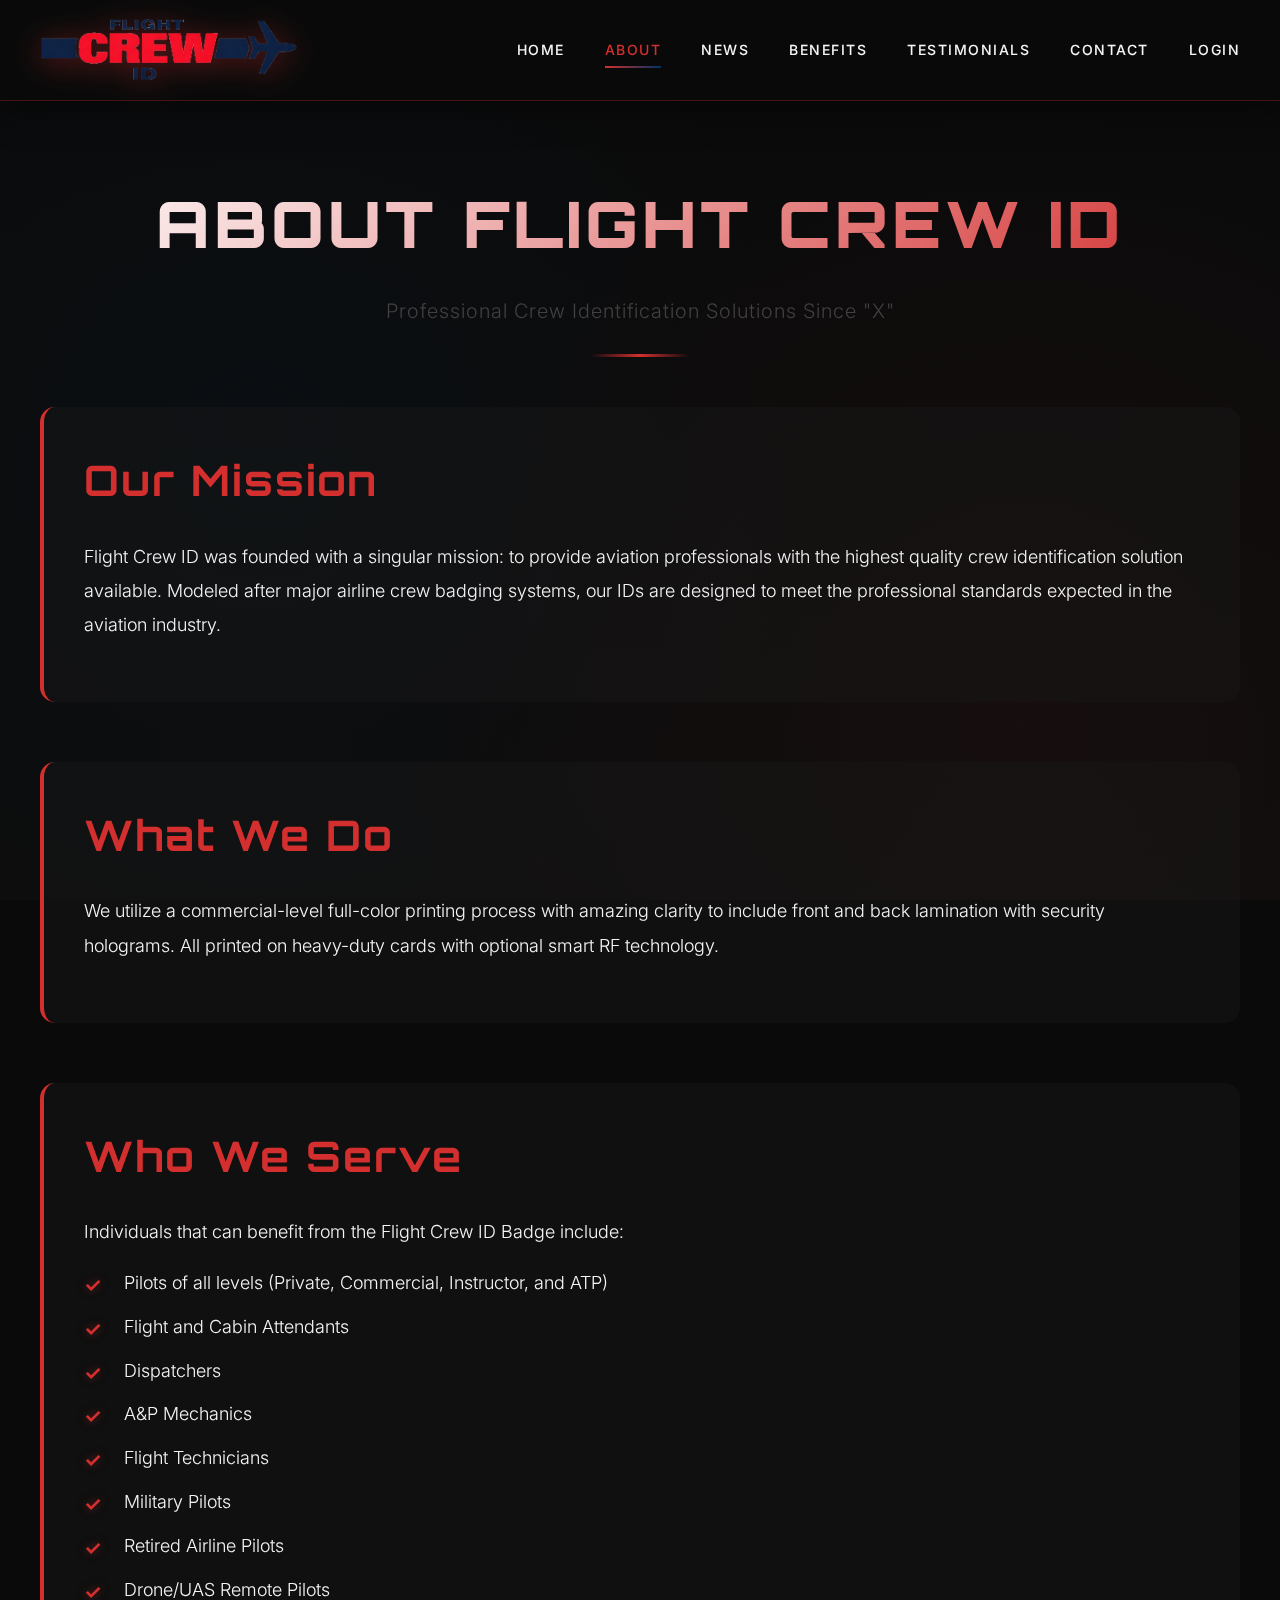
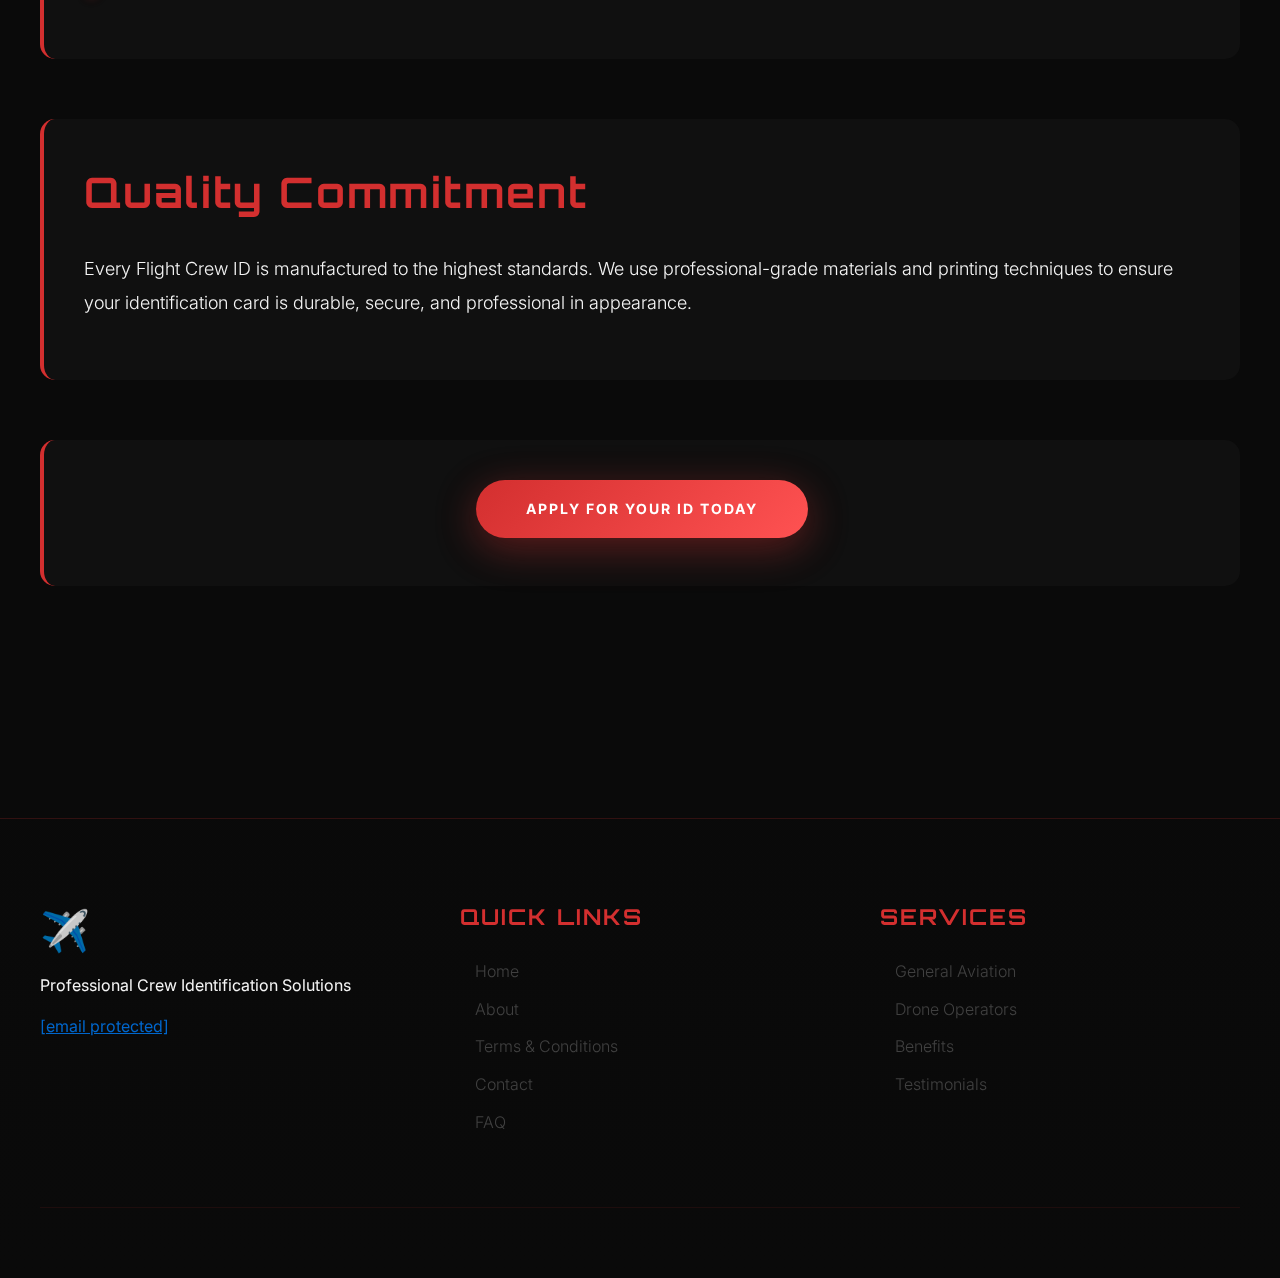
<file: about.html>
<!DOCTYPE html>
<html lang="en">
<head>
    <meta charset="UTF-8">
    <meta name="viewport" content="width=device-width, initial-scale=1.0">
    <title>About - Flight Crew ID</title>
    <link rel="stylesheet" href="styles.css">
</head>
<body>
    <!-- Header -->
    <header>
        <div class="nav-container">
            <a href="index.html" class="logo">
                <img src="logo.png" alt="Flight Crew ID" class="logo-img">
            </a>
            <nav>
                <ul id="nav-menu">
                    <li><a href="index.html">Home</a></li>
                    <li><a href="about.html" class="active">About</a></li>
                    <li><a href="news.html">News</a></li>
                    <li><a href="benefits.html">Benefits</a></li>
                    <li><a href="testimonials.html">Testimonials</a></li>
                    <li><a href="contact.html">Contact</a></li>
                    <li><a href="login.html">Login</a></li>
                </ul>
            </nav>
            <div class="hamburger" id="hamburger">
                <span></span>
                <span></span>
                <span></span>
            </div>
        </div>
    </header>

    <!-- Page Content -->
    <main class="container">
        <div class="page-header">
            <h1>About Flight Crew ID</h1>
            <p>Professional Crew Identification Solutions Since "X"</p>
        </div>

        <div class="content-section">
            <h2>Our Mission</h2>
            <p>
                Flight Crew ID was founded with a singular mission: to provide aviation professionals with 
                the highest quality crew identification solution available. Modeled after major airline crew 
                badging systems, our IDs are designed to meet the professional standards expected in the 
                aviation industry.
            </p>
        </div>

        <div class="content-section">
            <h2>What We Do</h2>
            <p>
                We utilize a commercial-level full-color printing process with amazing clarity to include 
                front and back lamination with security holograms. All printed on heavy-duty cards with 
                optional smart RF technology.
            </p>
        </div>

        <div class="content-section">
            <h2>Who We Serve</h2>
            <p>Individuals that can benefit from the Flight Crew ID Badge include:</p>
            <ul>
                <li>Pilots of all levels (Private, Commercial, Instructor, and ATP)</li>
                <li>Flight and Cabin Attendants</li>
                <li>Dispatchers</li>
                <li>A&P Mechanics</li>
                <li>Flight Technicians</li>
                <li>Military Pilots</li>
                <li>Retired Airline Pilots</li>
                <li>Drone/UAS Remote Pilots</li>
            </ul>
        </div>

        <div class="content-section">
            <h2>Quality Commitment</h2>
            <p>
                Every Flight Crew ID is manufactured to the highest standards. We use professional-grade 
                materials and printing techniques to ensure your identification card is durable, secure, 
                and professional in appearance.
            </p>
        </div>

        <div class="content-section" style="text-align: center; margin-top: 60px;">
            <a href="application.html" class="btn">Apply For Your ID Today</a>
        </div>
    </main>

    <!-- Footer -->
    <footer>
        <div class="footer-content">
            <div class="footer-section">
                <div class="footer-logo-text">
                    <span style="font-size: 40px;">✈️</span>
                    <p style="margin-top: 10px;">Professional Crew Identification Solutions</p>
                    <p style="margin-top: 15px;"><a href="/cdn-cgi/l/email-protection#85ecebe3eac5e3e9ece2edf1e6f7e0f2ece1abe6eae8" style="color: #0066cc;"><span class="__cf_email__" data-cfemail="84edeae2ebc4e2e8ede3ecf0e7f6e1f3ede0aae7ebe9">[email&#160;protected]</span></a></p>
                </div>
            </div>
            
            <div class="footer-section">
                <h3>Quick Links</h3>
                <ul>
                    <li><a href="index.html">Home</a></li>
                    <li><a href="about.html">About</a></li>
                    <li><a href="terms.html">Terms & Conditions</a></li>
                    <li><a href="contact.html">Contact</a></li>
                    <li><a href="faq.html">FAQ</a></li>
                </ul>
            </div>
            
            <div class="footer-section">
                <h3>Services</h3>
                <ul>
                    <li><a href="aviation.html">General Aviation</a></li>
                    <li><a href="drone.html">Drone Operators</a></li>
                    <li><a href="benefits.html">Benefits</a></li>
                    <li><a href="testimonials.html">Testimonials</a></li>
                </ul>
            </div>
        </div>
        
        <div class="footer-bottom">
</file>
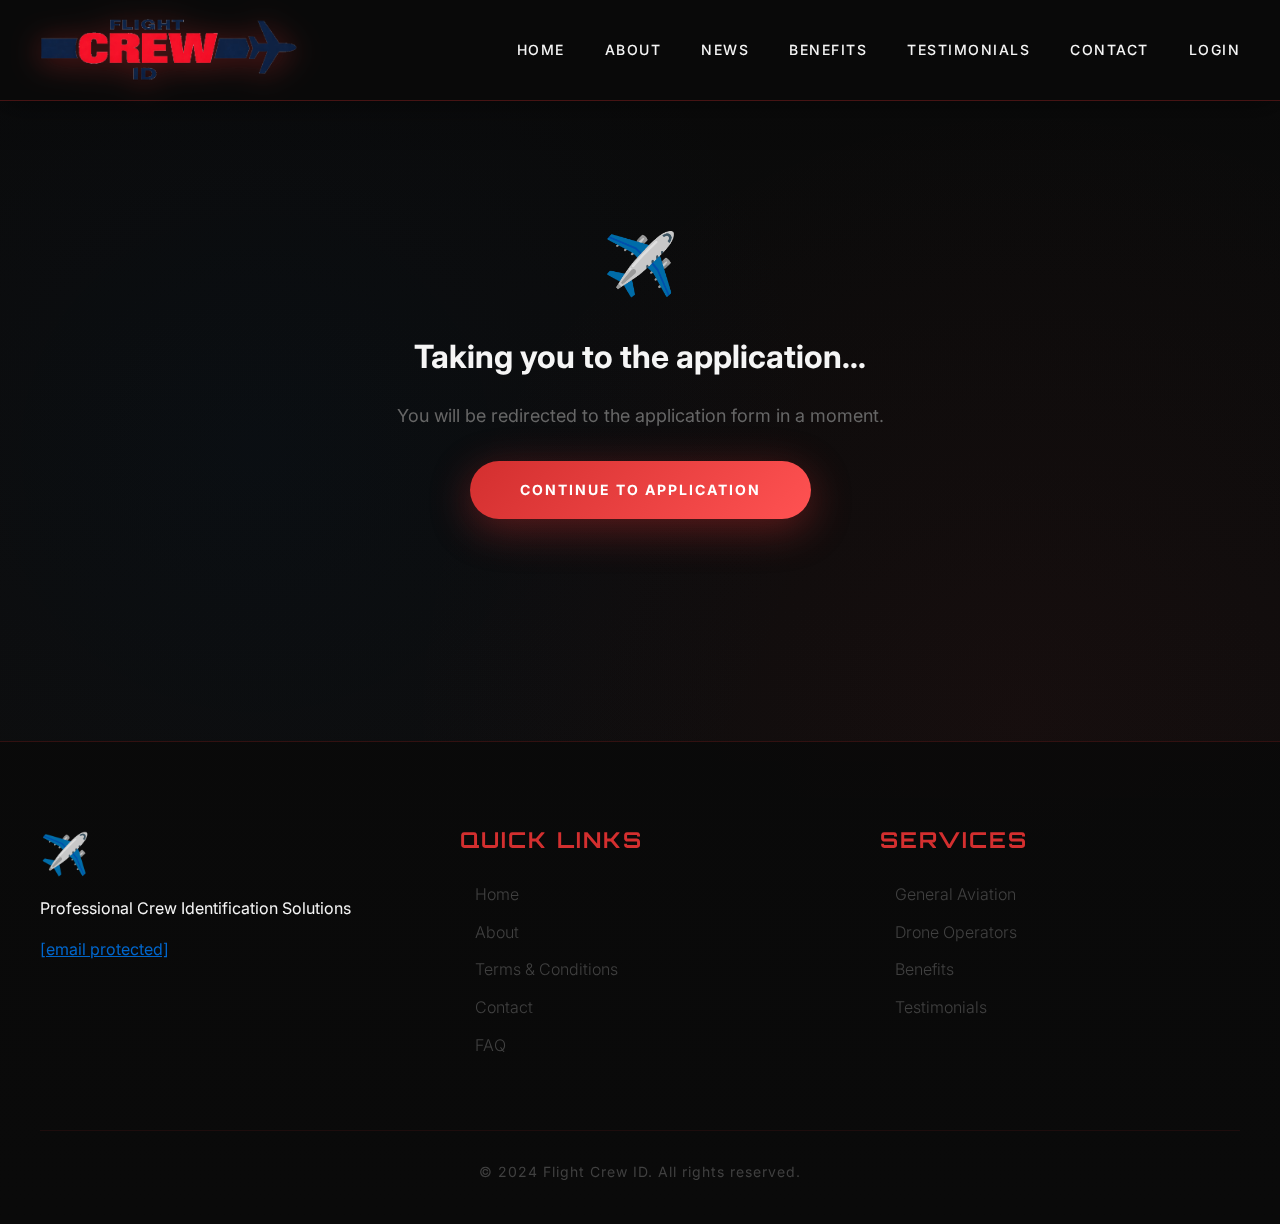
<file: application.html>
<!DOCTYPE html>
<html lang="en">
<head>
    <meta charset="UTF-8">
    <meta name="viewport" content="width=device-width, initial-scale=1.0">
    <title>Apply Now - Flight Crew ID</title>
    <link rel="stylesheet" href="styles.css">
</head>
<body>
    <!-- Header -->
    <header>
        <div class="nav-container">
            <a href="index.html" class="logo">
                <img src="logo.png" alt="Flight Crew ID" class="logo-img">
            </a>
            <nav>
                <ul id="nav-menu">
                    <li><a href="index.html">Home</a></li>
                    <li><a href="about.html">About</a></li>
                    <li><a href="news.html">News</a></li>
                    <li><a href="benefits.html">Benefits</a></li>
                    <li><a href="testimonials.html">Testimonials</a></li>
                    <li><a href="contact.html">Contact</a></li>
                    <li><a href="login.html">Login</a></li>
                </ul>
            </nav>
            <div class="hamburger" id="hamburger">
                <span></span>
                <span></span>
                <span></span>
            </div>
        </div>
    </header>

    <!-- Redirecting message -->
    <main class="container" style="min-height: 60vh; display: flex; align-items: center; justify-content: center;">
        <div style="text-align: center;">
            <div style="font-size: 60px; margin-bottom: 20px;">✈️</div>
            <h1 style="margin-bottom: 20px;">Taking you to the application...</h1>
            <p style="font-size: 18px; color: #666; margin-bottom: 30px;">
                You will be redirected to the application form in a moment.
            </p>
            <a href="flight-crew-application-payment.html" class="btn">Continue to Application</a>
        </div>
    </main>

    <!-- Footer -->
    <footer>
        <div class="footer-content">
            <div class="footer-section">
                <div class="footer-logo-text">
                    <span style="font-size: 40px;">✈️</span>
                    <p style="margin-top: 10px;">Professional Crew Identification Solutions</p>
                    <p style="margin-top: 15px;"><a href="/cdn-cgi/l/email-protection#ddb4b3bbb29dbbb1b4bab5a9beafb8aab4b9f3beb2b0" style="color: #0066cc;"><span class="__cf_email__" data-cfemail="2940474f46694f45404e415d4a5b4c5e404d074a4644">[email&#160;protected]</span></a></p>
                </div>
            </div>
            
            <div class="footer-section">
                <h3>Quick Links</h3>
                <ul>
                    <li><a href="index.html">Home</a></li>
                    <li><a href="about.html">About</a></li>
                    <li><a href="terms.html">Terms & Conditions</a></li>
                    <li><a href="contact.html">Contact</a></li>
                    <li><a href="faq.html">FAQ</a></li>
                </ul>
            </div>
            
            <div class="footer-section">
                <h3>Services</h3>
                <ul>
                    <li><a href="aviation.html">General Aviation</a></li>
                    <li><a href="drone.html">Drone Operators</a></li>
                    <li><a href="benefits.html">Benefits</a></li>
                    <li><a href="testimonials.html">Testimonials</a></li>
                </ul>
            </div>
        </div>
        
        <div class="footer-bottom">
            <p>&copy; 2024 Flight Crew ID. All rights reserved.</p>
        </div>
    </footer>

    <script data-cfasync="false" src="/cdn-cgi/scripts/5c5dd728/cloudflare-static/email-decode.min.j
</file>
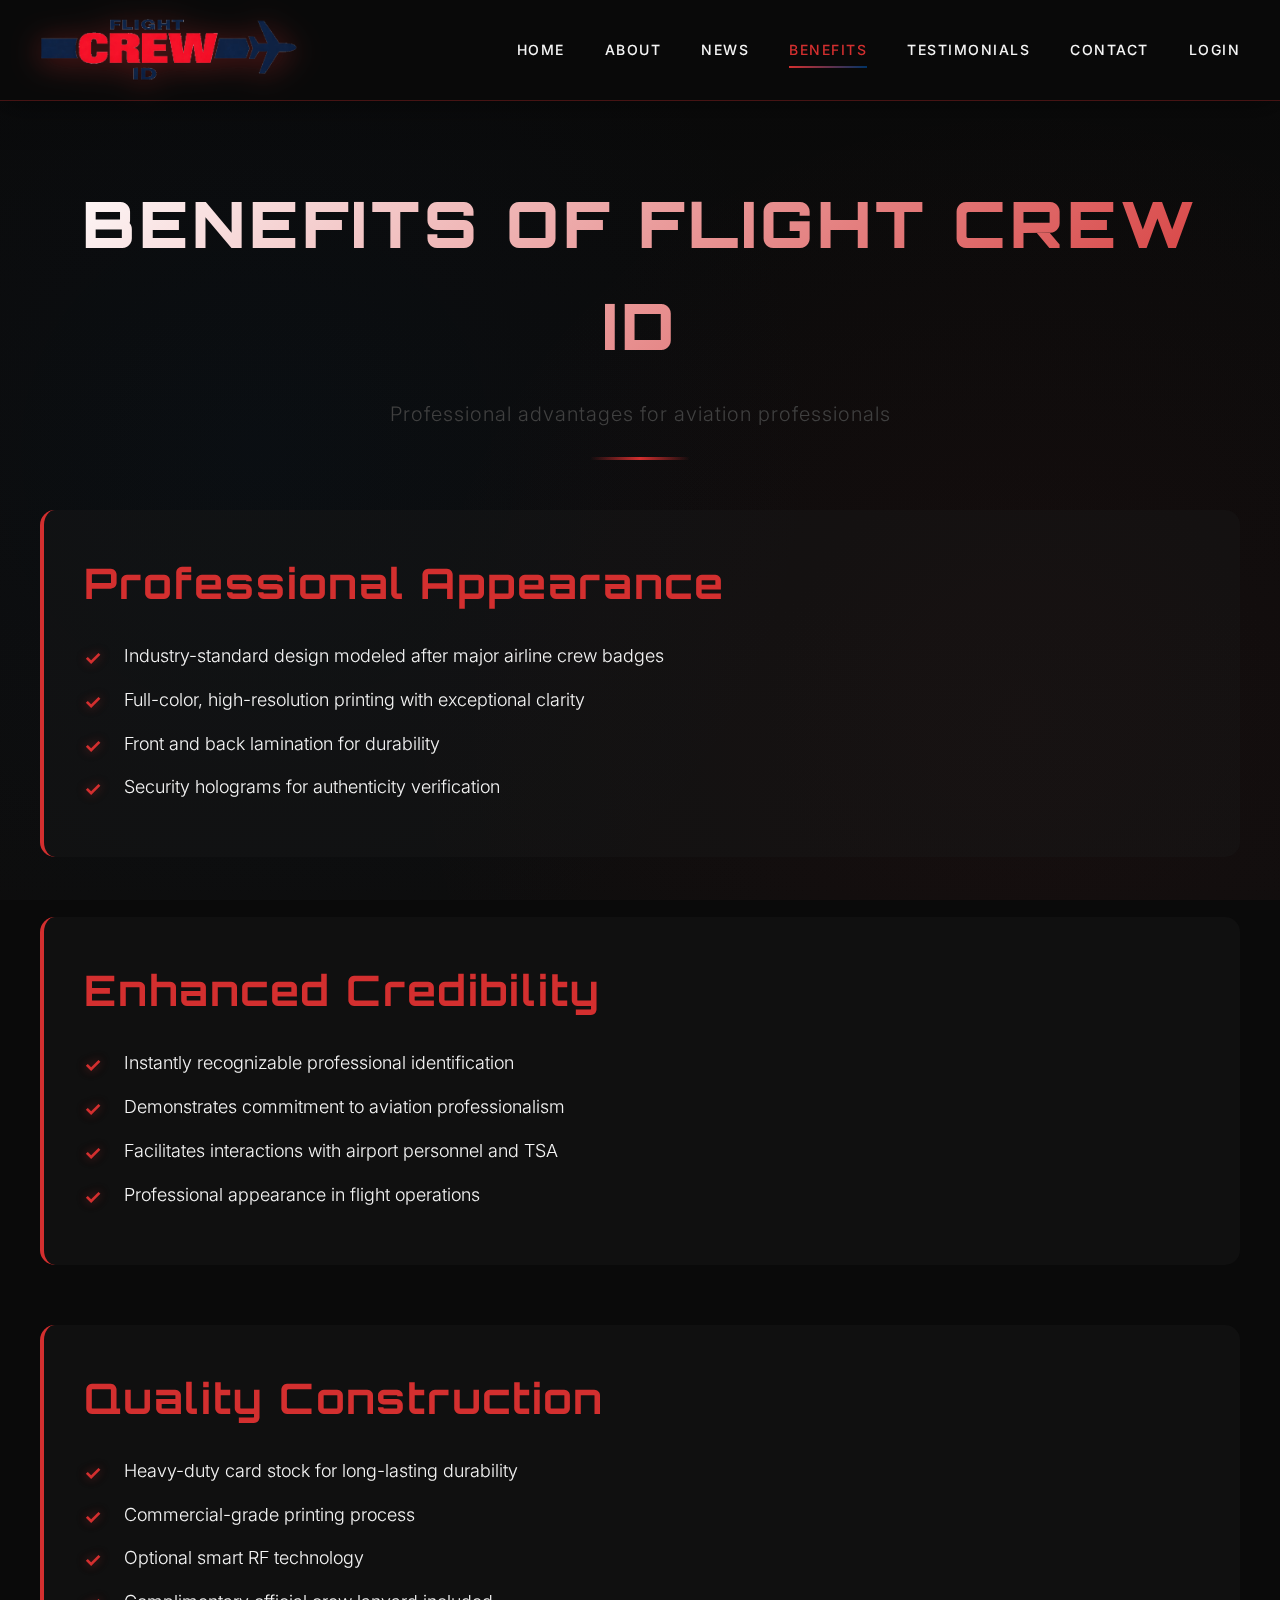
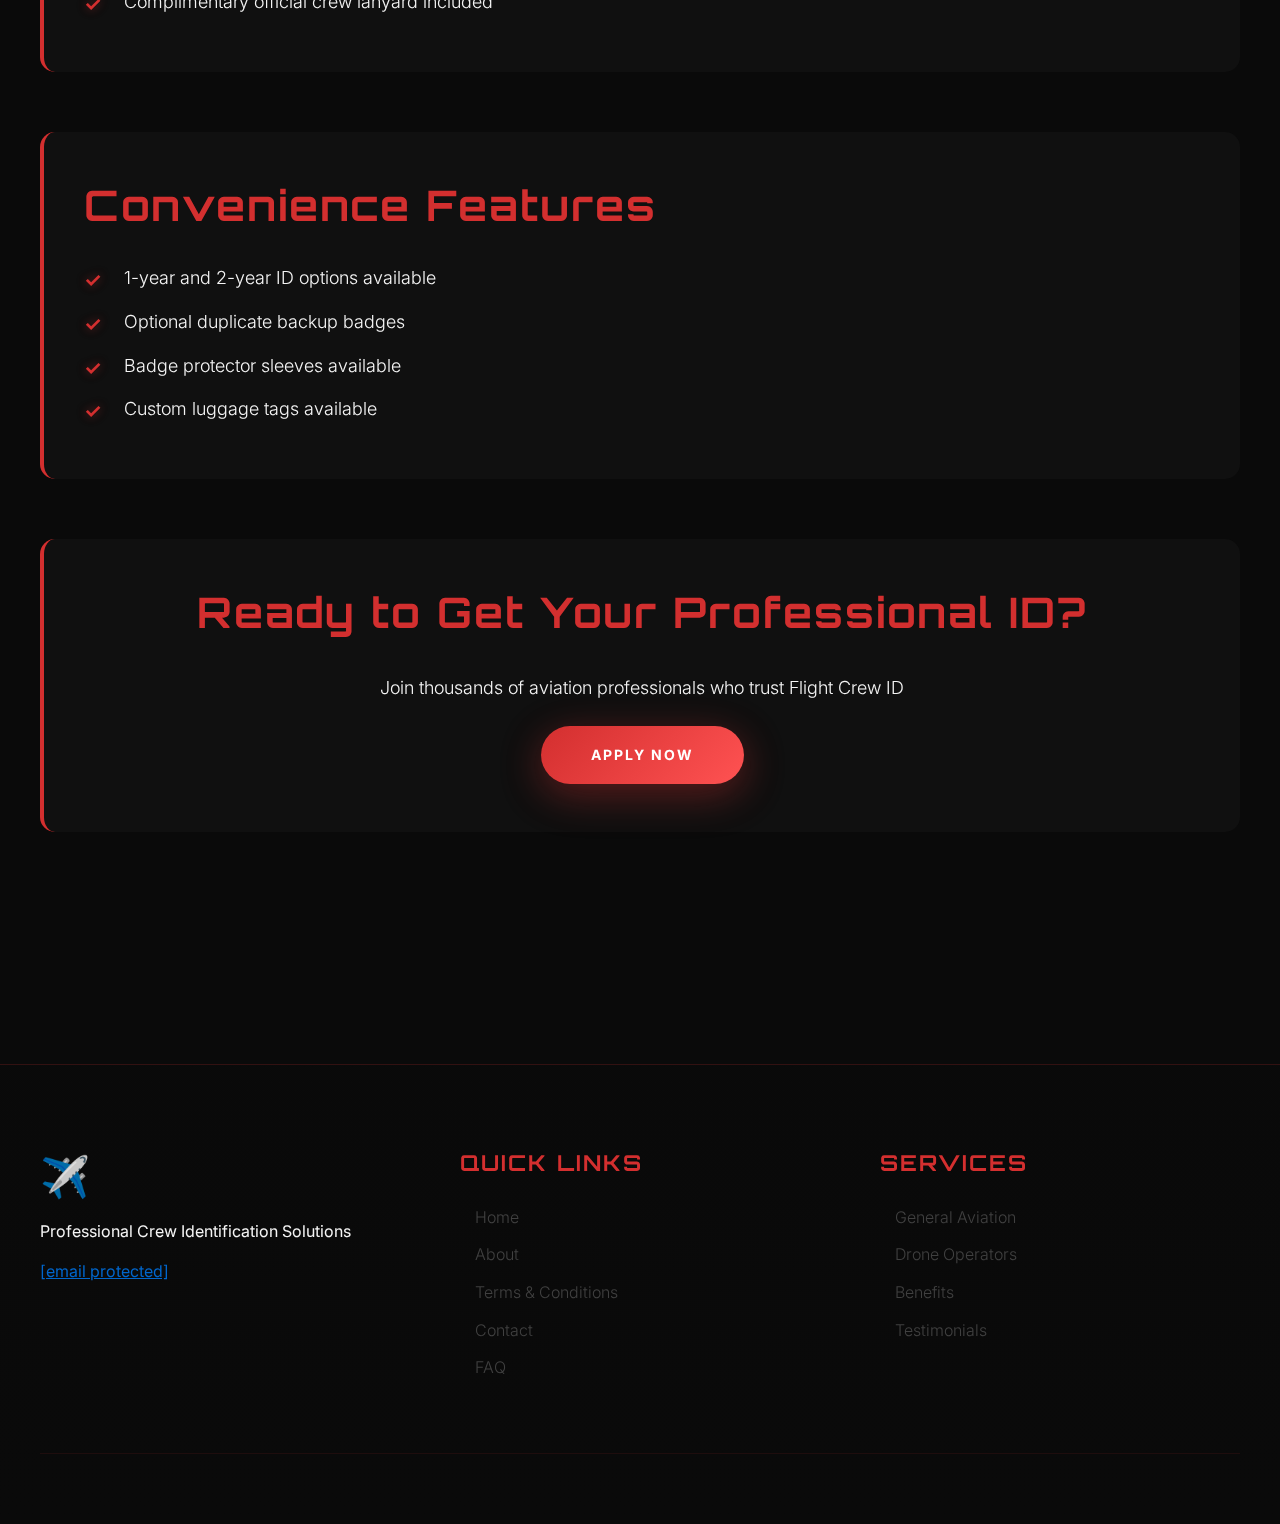
<file: benefits.html>
<!DOCTYPE html>
<html lang="en">
<head>
    <meta charset="UTF-8">
    <meta name="viewport" content="width=device-width, initial-scale=1.0">
    <title>Benefits - Flight Crew ID</title>
    <link rel="stylesheet" href="styles.css">
</head>
<body>
    <header>
        <div class="nav-container">
            <a href="index.html" class="logo">
                <img src="logo.png" alt="Flight Crew ID" class="logo-img">
            </a>
            <nav>
                <ul id="nav-menu">
                    <li><a href="index.html">Home</a></li>
                    <li><a href="about.html">About</a></li>
                    <li><a href="news.html">News</a></li>
                    <li><a href="benefits.html" class="active">Benefits</a></li>
                    <li><a href="testimonials.html">Testimonials</a></li>
                    <li><a href="contact.html">Contact</a></li>
                    <li><a href="login.html">Login</a></li>
                </ul>
            </nav>
            <div class="hamburger" id="hamburger">
                <span></span>
                <span></span>
                <span></span>
            </div>
        </div>
    </header>

    <main class="container">
        <div class="page-header">
            <h1>Benefits of Flight Crew ID</h1>
            <p>Professional advantages for aviation professionals</p>
        </div>

        <div class="content-section">
            <h2>Professional Appearance</h2>
            <ul>
                <li>Industry-standard design modeled after major airline crew badges</li>
                <li>Full-color, high-resolution printing with exceptional clarity</li>
                <li>Front and back lamination for durability</li>
                <li>Security holograms for authenticity verification</li>
            </ul>
        </div>

        <div class="content-section">
            <h2>Enhanced Credibility</h2>
            <ul>
                <li>Instantly recognizable professional identification</li>
                <li>Demonstrates commitment to aviation professionalism</li>
                <li>Facilitates interactions with airport personnel and TSA</li>
                <li>Professional appearance in flight operations</li>
            </ul>
        </div>

        <div class="content-section">
            <h2>Quality Construction</h2>
            <ul>
                <li>Heavy-duty card stock for long-lasting durability</li>
                <li>Commercial-grade printing process</li>
                <li>Optional smart RF technology</li>
                <li>Complimentary official crew lanyard included</li>
            </ul>
        </div>

        <div class="content-section">
            <h2>Convenience Features</h2>
            <ul>
                <li>1-year and 2-year ID options available</li>
                <li>Optional duplicate backup badges</li>
                <li>Badge protector sleeves available</li>
                <li>Custom luggage tags available</li>
            </ul>
        </div>

        <div class="content-section" style="text-align: center; margin-top: 60px;">
            <h2>Ready to Get Your Professional ID?</h2>
            <p style="margin: 20px 0;">Join thousands of aviation professionals who trust Flight Crew ID</p>
            <a href="application.html" class="btn">Apply Now</a>
        </div>
    </main>

    <footer>
        <div class="footer-content">
            <div class="footer-section">
                <div class="footer-logo-text">
                    <span style="font-size: 40px;">✈️</span>
                    <p style="margin-top: 10px;">Professional Crew Identification Solutions</p>
                    <p style="margin-top: 15px;"><a href="/cdn-cgi/l/email-protection#bdd4d3dbd2fddbd1d4dad5c9decfd8cad4d993ded2d0" style="color: #0066cc;"><span class="__cf_email__" data-cfemail="01686f676e41676d686669756273647668652f626e6c">[email&#160;protected]</span></a></p>
                </div>
            </div>
            
            <div class="footer-section">
                <h3>Quick Links</h3>
                <ul>
                    <li><a href="index.html">Home</a></li>
                    <li><a href="about.html">About</a></li>
                    <li><a href="terms.html">Terms & Conditions</a></li>
                    <li><a href="contact.html">Contact</a></li>
                    <li><a href="faq.html">FAQ</a></li>
                </ul>
            </div>
            
            <div class="footer-section">
                <h3>Services</h3>
                <ul>
                    <li><a href="aviation.html">General Aviation</a></li>
                    <li><a href="drone.html">Drone Operators</a></li>
                    <li><a href="benefits.html">Benefits</a></li>
                    <li><a href="testimonials.html">Testimonials</a></li>
                </ul>
            </div>
        </div>
        
        <div class="footer-bottom">
</file>
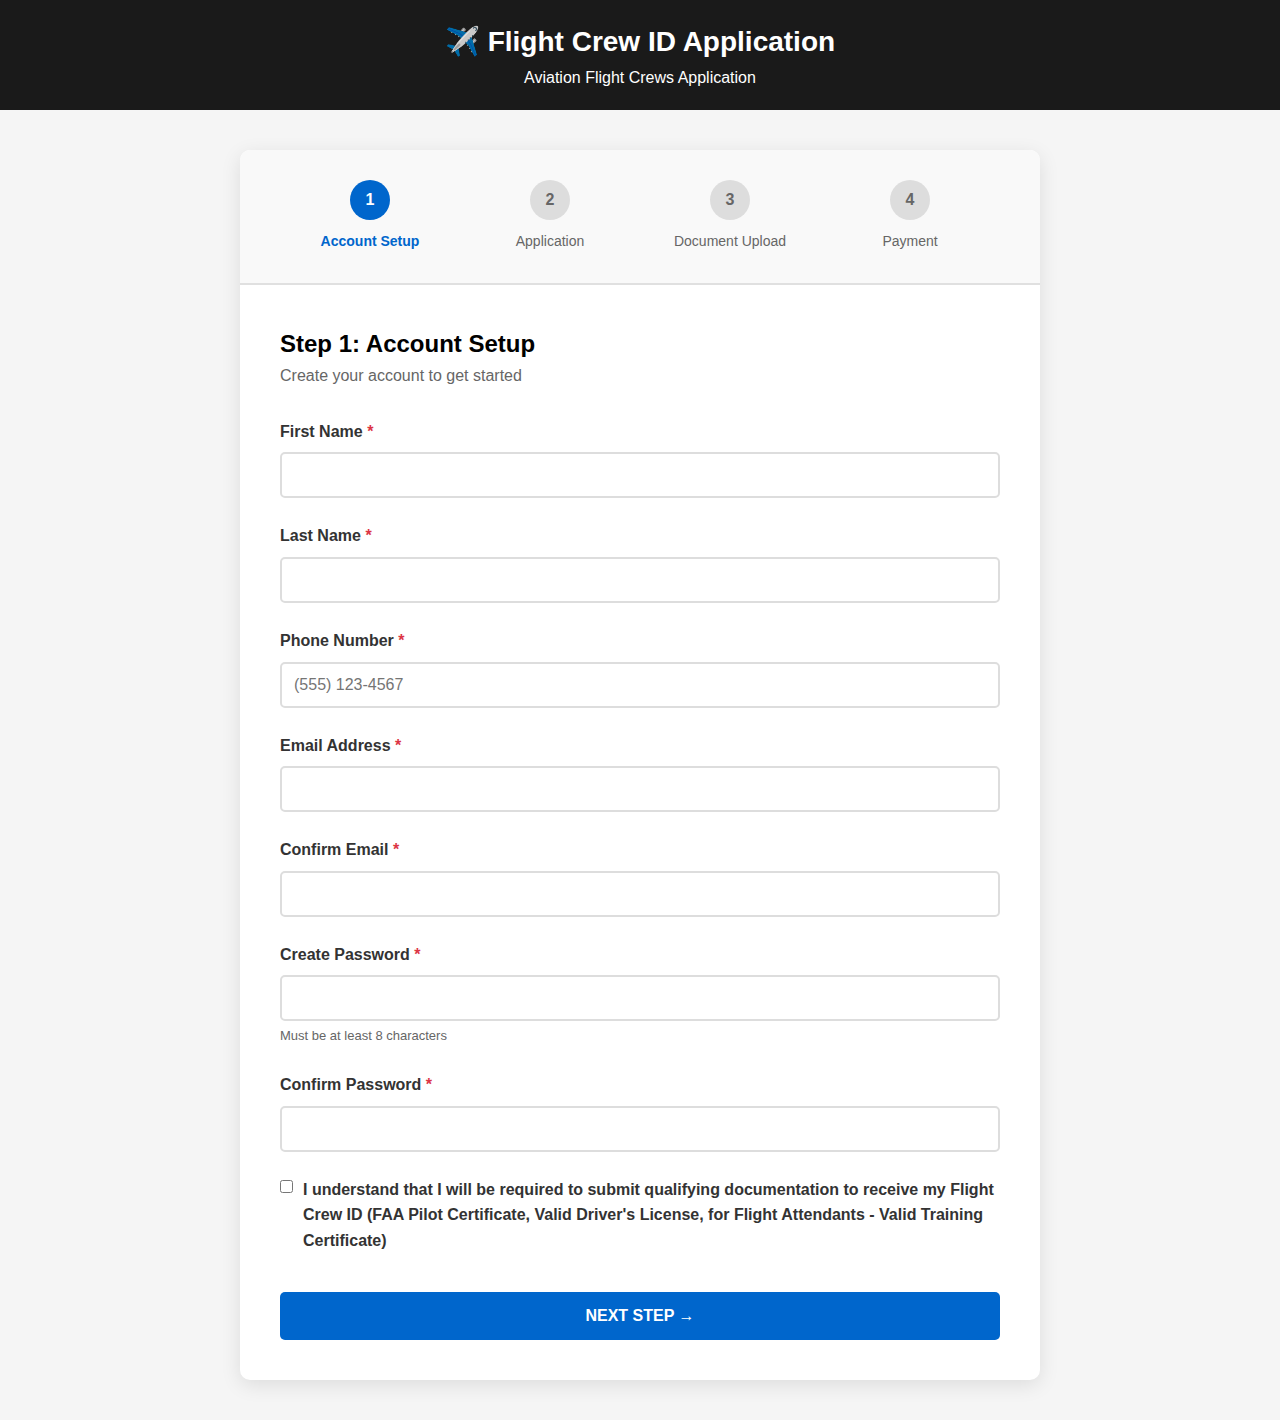
<file: flight-crew-application-payment.html>
<!DOCTYPE html>
<html lang="en">
<head>
    <meta charset="UTF-8">
    <meta name="viewport" content="width=device-width, initial-scale=1.0">
    <title>Flight Crew Application - Payment System</title>
    <script src="https://js.stripe.com/v3/"></script>
    <style>
        * {
            margin: 0;
            padding: 0;
            box-sizing: border-box;
        }

        body {
            font-family: 'Arial', sans-serif;
            background: #f5f5f5;
            line-height: 1.6;
        }

        .header {
            background: #1a1a1a;
            color: #fff;
            padding: 20px;
            text-align: center;
        }

        .header h1 {
            font-size: 28px;
        }

        .container {
            max-width: 800px;
            margin: 40px auto;
            background: #fff;
            border-radius: 10px;
            box-shadow: 0 5px 20px rgba(0,0,0,0.1);
            overflow: hidden;
        }

        /* Progress Steps */
        .progress-container {
            display: flex;
            justify-content: space-between;
            padding: 30px 40px;
            background: #f9f9f9;
            border-bottom: 2px solid #e0e0e0;
        }

        .step {
            flex: 1;
            text-align: center;
            position: relative;
        }

        .step::before {
            content: attr(data-step);
            display: block;
            width: 40px;
            height: 40px;
            background: #ddd;
            border-radius: 50%;
            margin: 0 auto 10px;
            line-height: 40px;
            font-weight: bold;
            color: #666;
            transition: all 0.3s;
        }

        .step.active::before {
            background: #0066cc;
            color: #fff;
        }

        .step.completed::before {
            background: #28a745;
            color: #fff;
            content: '✓';
        }

        .step-title {
            font-size: 14px;
            color: #666;
        }

        .step.active .step-title {
            color: #0066cc;
            font-weight: bold;
        }

        /* Form Sections */
        .form-section {
            display: none;
            padding: 40px;
        }

        .form-section.active {
            display: block;
        }

        .form-group {
            margin-bottom: 25px;
        }

        .form-group label {
            display: block;
            margin-bottom: 8px;
            font-weight: bold;
            color: #333;
        }

        .form-group input,
        .form-group select,
        .form-group textarea {
            width: 100%;
            padding: 12px;
            border: 2px solid #ddd;
            border-radius: 5px;
            font-size: 16px;
            transition: border-color 0.3s;
        }

        .form-group input:focus,
        .form-group select:focus,
        .form-group textarea:focus {
            outline: none;
            border-color: #0066cc;
        }

        .form-group small {
            display: block;
            margin-top: 5px;
            color: #666;
            font-size: 13px;
        }

        .required {
            color: #dc3545;
        }

        .error {
            color: #dc3545;
            font-size: 13px;
            margin-top: 5px;
            display: none;
        }

        .form-group.has-error input,
        .form-group.has-error select {
            border-color: #dc3545;
        }

        .form-group.has-error .error {
            display: block;
        }

        /* Product Selection */
        .product-options {
            display: grid;
            gap: 15px;
        }

        .product-option {
            border: 2px solid #ddd;
            border-radius: 8px;
            padding: 15px;
            cursor: pointer;
            transition: all 0.3s;
        }

        .product-option:hover {
            border-color: #0066cc;
            background: #f0f7ff;
        }

        .product-option input[type="radio"] {
            margin-right: 10px;
        }

        .product-option.selected {
            border-color: #0066cc;
            background: #e6f2ff;
        }

        .product-header {
            display: flex;
            align-items: center;
            font-size: 18px;
            font-weight: bold;
            margin-bottom: 5px;
        }

        .product-price {
            color: #0066cc;
            font-size: 24px;
            margin-left: auto;
        }

        /* Add-ons */
        .addon-item {
            display: flex;
            align-items: center;
            padding: 15px;
            border: 2px solid #ddd;
            border-radius: 8px;
            margin-bottom: 15px;
        }

        .addon-image {
            width: 80px;
            height: 80px;
            object-fit: cover;
            border-radius: 5px;
            margin-right: 15px;
        }

        .addon-details {
            flex: 1;
        }

        .addon-name {
            font-weight: bold;
            font-size: 16px;
            margin-bottom: 5px;
        }

        .addon-price {
            color: #0066cc;
            font-size: 18px;
        }

        .addon-quantity {
            display: flex;
            align-items: center;
            gap: 10px;
        }

        .qty-btn {
            width: 30px;
            height: 30px;
            border: 2px solid #0066cc;
            background: #fff;
            color: #0066cc;
            border-radius: 5px;
            cursor: pointer;
            font-weight: bold;
            transition: all 0.3s;
        }

        .qty-btn:hover {
            background: #0066cc;
            color: #fff;
        }

        .qty-input {
            width: 50px;
            text-align: center;
            border: 2px solid #ddd;
            border-radius: 5px;
            padding: 5px;
        }

        /* Payment Summary */
        .payment-summary {
            background: #f9f9f9;
            padding: 20px;
            border-radius: 8px;
            margin-bottom: 25px;
        }

        .summary-row {
            display: flex;
            justify-content: space-between;
            margin-bottom: 10px;
            font-size: 16px;
        }

        .summary-row.total {
            font-size: 20px;
            font-weight: bold;
            color: #0066cc;
            padding-top: 10px;
            border-top: 2px solid #ddd;
            margin-top: 10px;
        }

        /* Stripe Card Element */
        #card-element {
            padding: 12px;
            border: 2px solid #ddd;
            border-radius: 5px;
            background: #fff;
        }

        #card-errors {
            color: #dc3545;
            margin-top: 10px;
            font-size: 14px;
        }

        /* File Upload */
        .file-upload {
            border: 2px dashed #ddd;
            border-radius: 8px;
            padding: 30px;
            text-align: center;
            cursor: pointer;
            transition: all 0.3s;
        }

        .file-upload:hover {
            border-color: #0066cc;
            background: #f0f7ff;
        }

        .file-upload input {
            display: none;
        }

        .file-list {
            margin-top: 15px;
        }

        .file-item {
            display: flex;
            align-items: center;
            justify-content: space-between;
            padding: 10px;
            background: #f9f9f9;
            border-radius: 5px;
            margin-bottom: 10px;
        }

        .remove-file {
            color: #dc3545;
            cursor: pointer;
            font-weight: bold;
        }

        /* Buttons */
        .button-group {
            display: flex;
            justify-content: space-between;
            gap: 15px;
            margin-top: 30px;
        }

        .btn {
            padding: 15px 30px;
            border: none;
            border-radius: 5px;
            font-size: 16px;
            font-weight: bold;
            cursor: pointer;
            transition: all 0.3s;
            text-transform: uppercase;
        }

        .btn-primary {
            background: #0066cc;
            color: #fff;
            flex: 1;
        }

        .btn-primary:hover {
            background: #0052a3;
        }

        .btn-primary:disabled {
            background: #ccc;
            cursor: not-allowed;
        }

        .btn-secondary {
            background: #6c757d;
            color: #fff;
        }

        .btn-secondary:hover {
            background: #5a6268;
        }

        /* Success Message */
        .success-message {
            text-align: center;
            padding: 60px 40px;
        }

        .success-icon {
            font-size: 80px;
            color: #28a745;
            margin-bottom: 20px;
        }

        .success-message h2 {
            color: #28a745;
            margin-bottom: 15px;
        }

        .success-message p {
            font-size: 16px;
            color: #666;
            margin-bottom: 10px;
        }

        /* Loading Spinner */
        .loading {
            display: none;
            text-align: center;
            padding: 20px;
        }

        .spinner {
            border: 4px solid #f3f3f3;
            border-top: 4px solid #0066cc;
            border-radius: 50%;
            width: 40px;
            height: 40px;
            animation: spin 1s linear infinite;
            margin: 0 auto;
        }

        @keyframes spin {
            0% { transform: rotate(0deg); }
            100% { transform: rotate(360deg); }
        }

        /* Checkbox */
        .checkbox-group {
            display: flex;
            align-items: flex-start;
            gap: 10px;
        }

        .checkbox-group input[type="checkbox"] {
            width: auto;
            margin-top: 3px;
        }

        /* Responsive */
        @media (max-width: 768px) {
            .progress-container {
                padding: 20px 15px;
            }

            .form-section {
                padding: 20px;
            }

            .button-group {
                flex-direction: column;
            }

            .step-title {
                font-size: 12px;
            }
        }
    </style>
</head>
<body>
    <div class="header">
        <h1>✈️ Flight Crew ID Application</h1>
        <p>Aviation Flight Crews Application</p>
    </div>

    <div class="container">
        <!-- Progress Steps -->
        <div class="progress-container">
            <div class="step active" data-step="1">
                <div class="step-title">Account Setup</div>
            </div>
            <div class="step" data-step="2">
                <div class="step-title">Application</div>
            </div>
            <div class="step" data-step="3">
                <div class="step-title">Document Upload</div>
            </div>
            <div class="step" data-step="4">
                <div class="step-title">Payment</div>
            </div>
        </div>

        <form id="application-form">
            <!-- Step 1: Account Setup -->
            <div class="form-section active" data-step="1">
                <h2>Step 1: Account Setup</h2>
                <p style="margin-bottom: 30px; color: #666;">Create your account to get started</p>

                <div class="form-group">
                    <label>First Name <span class="required">*</span></label>
                    <input type="text" name="firstName" required>
                    <span class="error">First name is required</span>
                </div>

                <div class="form-group">
                    <label>Last Name <span class="required">*</span></label>
                    <input type="text" name="lastName" required>
                    <span class="error">Last name is required</span>
                </div>

                <div class="form-group">
                    <label>Phone Number <span class="required">*</span></label>
                    <input type="tel" name="phone" placeholder="(555) 123-4567" required>
                    <span class="error">Valid phone number is required</span>
                </div>

                <div class="form-group">
                    <label>Email Address <span class="required">*</span></label>
                    <input type="email" name="email" required>
                    <span class="error">Valid email is required</span>
                </div>

                <div class="form-group">
                    <label>Confirm Email <span class="required">*</span></label>
                    <input type="email" name="confirmEmail" required>
                    <span class="error">Emails must match</span>
                </div>

                <div class="form-group">
                    <label>Create Password <span class="required">*</span></label>
                    <input type="password" name="password" required>
                    <small>Must be at least 8 characters</small>
                    <span class="error">Password must be at least 8 characters</span>
                </div>

                <div class="form-group">
                    <label>Confirm Password <span class="required">*</span></label>
                    <input type="password" name="confirmPassword" required>
                    <span class="error">Passwords must match</span>
                </div>

                <div class="form-group">
                    <div class="checkbox-group">
                        <input type="checkbox" id="understand" name="understand" required>
                        <label for="understand">
                            I understand that I will be required to submit qualifying documentation to receive my Flight Crew ID (FAA Pilot Certificate, Valid Driver's License, for Flight Attendants - Valid Training Certificate)
                        </label>
                    </div>
                    <span class="error">You must acknowledge this requirement</span>
                </div>

                <div class="button-group">
                    <button type="button" class="btn btn-primary" onclick="nextStep()">Next Step →</button>
                </div>
            </div>

            <!-- Step 2: Application Details -->
            <div class="form-section" data-step="2">
                <h2>Step 2: Flight Crew ID Selection</h2>
                <p style="margin-bottom: 30px; color: #666;">Select your ID duration and any add-ons</p>

                <div class="form-group">
                    <label>Select Your Flight Crew ID <span class="required">*</span></label>
                    <div class="product-options">
                        <div class="product-option" onclick="selectProduct('two-year', 98)">
                            <div class="product-header">
                                <input type="radio" name="idDuration" value="two-year" required>
                                Two Year ID
                                <span class="product-price">$98.00</span>
                            </div>
                            <small>Best value - Save with our 2-year option</small>
                        </div>
                        <div class="product-option" onclick="selectProduct('one-year', 78)">
                            <div class="product-header">
                                <input type="radio" name="idDuration" value="one-year" required>
                                One Year ID
                                <span class="product-price">$78.00</span>
                            </div>
                            <small>Standard annual ID</small>
                        </div>
                    </div>
                    <small style="margin-top: 15px;">$20.00 shipping and handling will be added at checkout</small>
                </div>

                <div class="form-group">
                    <label>Add-Ons (Optional)</label>
                    
                    <div class="addon-item">
                        <div class="addon-details">
                            <div class="addon-name">Official Crew Lanyard</div>
                            <div class="addon-price">$10.00 each</div>
                            <small>Complimentary lanyard included with ID</small>
                        </div>
                        <div class="addon-quantity">
                            <button type="button" class="qty-btn" onclick="changeQuantity('lanyard', -1)">-</button>
                            <input type="number" class="qty-input" id="lanyard-qty" value="0" min="0" readonly>
                            <button type="button" class="qty-btn" onclick="changeQuantity('lanyard', 1)">+</button>
                        </div>
                    </div>

                    <div class="addon-item">
                        <div class="addon-details">
                            <div class="addon-name">Badge Protector</div>
                            <div class="addon-price">$10.00 each</div>
                            <small>Protective sleeve for your ID</small>
                        </div>
                        <div class="addon-quantity">
                            <button type="button" class="qty-btn" onclick="changeQuantity('protector', -1)">-</button>
                            <input type="number" class="qty-input" id="protector-qty" value="0" min="0" readonly>
                            <button type="button" class="qty-btn" onclick="changeQuantity('protector', 1)">+</button>
                        </div>
                    </div>

                    <div class="addon-item">
                        <div class="addon-details">
                            <div class="addon-name">Custom Luggage Tag</div>
                            <div class="addon-price">$10.00 each</div>
                            <small>Personalized luggage identification</small>
                        </div>
                        <div class="addon-quantity">
                            <button type="button" class="qty-btn" onclick="changeQuantity('luggage', -1)">-</button>
                            <input type="number" class="qty-input" id="luggage-qty" value="0" min="0" readonly>
                            <button type="button" class="qty-btn" onclick="changeQuantity('luggage', 1)">+</button>
                        </div>
                    </div>

                    <div class="addon-item">
                        <div class="addon-details">
                            <div class="addon-name">Duplicate Backup Badges</div>
                            <div class="addon-price">$55.00</div>
                            <small>Two additional backup ID cards</small>
                        </div>
                        <div class="addon-quantity">
                            <button type="button" class="qty-btn" onclick="changeQuantity('backup', -1)">-</button>
                            <input type="number" class="qty-input" id="backup-qty" value="0" min="0" max="1" readonly>
                            <button type="button" class="qty-btn" onclick="changeQuantity('backup', 1)">+</button>
                        </div>
                    </div>
                </div>

                <div class="payment-summary">
                    <div class="summary-row">
                        <span>Selected ID:</span>
                        <span id="selected-id-text">Not selected</span>
                    </div>
                    <div class="summary-row">
                        <span>Add-ons:</span>
                        <span id="addons-total">$0.00</span>
                    </div>
                    <div class="summary-row">
                        <span>Shipping & Handling:</span>
                        <span>$20.00</span>
                    </div>
                    <div class="summary-row total">
                        <span>Order Total:</span>
                        <span id="grand-total">$0.00</span>
                    </div>
                </div>

                <div class="button-group">
                    <button type="button" class="btn btn-secondary" onclick="prevStep()">← Previous</button>
                    <button type="button" class="btn btn-primary" onclick="nextStep()">Next Step →</button>
                </div>
            </div>

            <!-- Step 3: Document Upload -->
            <div class="form-section" data-step="3">
                <h2>Step 3: Document Upload</h2>
                <p style="margin-bottom: 30px; color: #666;">Upload your qualifying documentation</p>

                <div class="form-group">
                    <label>Document Type <span class="required">*</span></label>
                    <select name="documentType" required>
                        <option value="">Select document type</option>
                        <option value="faa-pilot">FAA Pilot Certificate</option>
                        <option value="drivers-license">Valid Driver's License</option>
                        <option value="training-cert">Flight Attendant Training Certificate</option>
                        <option value="mechanic-cert">A&P Mechanic Certificate</option>
                        <option value="other">Other Qualifying Document</option>
                    </select>
                </div>

                <div class="form-group">
                    <label>Upload Documents <span class="required">*</span></label>
                    <div class="file-upload" onclick="document.getElementById('file-input').click()">
                        <input type="file" id="file-input" multiple accept=".pdf,.jpg,.jpeg,.png" onchange="handleFiles(this.files)">
                        <p>📁 Click to upload or drag and drop</p>
                        <small>Accepted formats: PDF, JPG, PNG (Max 5MB each)</small>
                    </div>
                    <div class="file-list" id="file-list"></div>
                </div>

                <div class="form-group">
                    <label>Additional Notes (Optional)</label>
                    <textarea name="notes" rows="4" placeholder="Any additional information you'd like to provide..."></textarea>
                </div>

                <div class="button-group">
                    <button type="button" class="btn btn-secondary" onclick="prevStep()">← Previous</button>
                    <button type="button" class="btn btn-primary" onclick="nextStep()">Next Step →</button>
                </div>
            </div>

            <!-- Step 4: Payment -->
            <div class="form-section" data-step="4">
                <h2>Step 4: Payment Information</h2>
                <p style="margin-bottom: 30px; color: #666;">Enter your payment details to complete your order</p>

                <div class="payment-summary">
                    <div class="summary-row">
                        <span>Selected ID:</span>
                        <span id="final-id-text">Not selected</span>
                    </div>
                    <div class="summary-row">
                        <span>Add-ons:</span>
                        <span id="final-addons-total">$0.00</span>
                    </div>
                    <div class="summary-row">
                        <span>Shipping & Handling:</span>
                        <span>$20.00</span>
                    </div>
                    <div class="summary-row total">
                        <span>Total Amount:</span>
                        <span id="final-grand-total">$0.00</span>
                    </div>
                </div>

                <div class="form-group">
                    <label>Card Information <span class="required">*</span></label>
                    <div id="card-element"></div>
                    <div id="card-errors"></div>
                </div>

                <div class="form-group">
                    <label>Billing Address <span class="required">*</span></label>
                    <input type="text" name="billingAddress" placeholder="Street Address" required>
                </div>

                <div style="display: grid; grid-template-columns: 1fr 1fr; gap: 15px;">
                    <div class="form-group">
                        <input type="text" name="billingCity" placeholder="City" required>
                    </div>
                    <div class="form-group">
                        <select name="billingState" required>
                            <option value="">Select State</option>
                            <option value="AL">Alabama</option>
                            <option value="AK">Alaska</option>
                            <option value="AZ">Arizona</option>
                            <option value="CA">California</option>
                            <option value="FL">Florida</option>
                            <option value="NY">New York</option>
                            <option value="TX">Texas</option>
                            <!-- Add all states -->
                        </select>
                    </div>
                </div>

                <div class="form-group">
                    <input type="text" name="billingZip" placeholder="ZIP Code" required>
                </div>

                <div class="loading">
                    <div class="spinner"></div>
                    <p>Processing your payment...</p>
                </div>

                <div class="button-group">
                    <button type="button" class="btn btn-secondary" onclick="prevStep()">← Previous</button>
                    <button type="submit" class="btn btn-primary" id="submit-btn">Complete Payment</button>
                </div>
            </div>

            <!-- Success Message -->
            <div class="form-section" data-step="5">
                <div class="success-message">
                    <div class="success-icon">✓</div>
                    <h2>Application Submitted Successfully!</h2>
                    <p>Thank you for your application.</p>
                    <p>Your order number is: <strong>#<span id="order-number"></span></strong></p>
                    <p style="margin-top: 20px;">You will receive a confirmation email shortly at:</p>
                    <p><strong id="confirmation-email"></strong></p>
                    <p style="margin-top: 30px; color: #666;">Your Flight Crew ID will be processed and shipped within 5-7 business days.</p>
                </div>
            </div>
        </form>
    </div>

    <script>
        // Initialize Stripe (Replace with your actual publishable key)
        const stripe = Stripe('pk_test_YOUR_PUBLISHABLE_KEY_HERE');
        const elements = stripe.elements();
        const cardElement = elements.create('card', {
            style: {
                base: {
                    fontSize: '16px',
                    color: '#32325d',
                    '::placeholder': {
                        color: '#aab7c4',
                    },
                },
            },
        });

        // Mount card element when reaching payment step
        let cardMounted = false;

        // Application state
        let currentStep = 1;
        let orderData = {
            basePrice: 0,
            addons: {
                lanyard: 0,
                protector: 0,
                luggage: 0,
                backup: 0
            },
            shipping: 20,
            files: []
        };

        // Update progress steps
        function updateProgress() {
            document.querySelectorAll('.step').forEach((step, index) => {
                const stepNum = index + 1;
                if (stepNum < currentStep) {
                    step.classList.add('completed');
                    step.classList.remove('active');
                } else if (stepNum === currentStep) {
                    step.classList.add('active');
                    step.classList.remove('completed');
                } else {
                    step.classList.remove('active', 'completed');
                }
            });

            document.querySelectorAll('.form-section').forEach((section, index) => {
                section.classList.remove('active');
                if (index + 1 === currentStep) {
                    section.classList.add('active');
                }
            });

            // Mount Stripe card element when reaching payment step
            if (currentStep === 4 && !cardMounted) {
                cardElement.mount('#card-element');
                cardMounted = true;
            }
        }

        // Validation functions
        function validateStep(step) {
            const section = document.querySelector(`.form-section[data-step="${step}"]`);
            const inputs = section.querySelectorAll('input[required], select[required], textarea[required]');
            let isValid = true;

            inputs.forEach(input => {
                const formGroup = input.closest('.form-group');
                formGroup.classList.remove('has-error');

                if (!input.value.trim()) {
                    formGroup.classList.add('has-error');
                    isValid = false;
                }

                // Email validation
                if (input.type === 'email' && input.value) {
                    const emailRegex = /^[^\s@]+@[^\s@]+\.[^\s@]+$/;
                    if (!emailRegex.test(input.value)) {
                        formGroup.classList.add('has-error');
                        isValid = false;
                    }
                }

                // Email confirmation
                if (input.name === 'confirmEmail') {
                    const email = section.querySelector('input[name="email"]').value;
                    if (input.value !== email) {
                        formGroup.classList.add('has-error');
                        isValid = false;
                    }
                }

                // Password validation
                if (input.name === 'password' && input.value.length < 8) {
                    formGroup.classList.add('has-error');
                    isValid = false;
                }

                // Password confirmation
                if (input.name === 'confirmPassword') {
                    const password = section.querySelector('input[name="password"]').value;
                    if (input.value !== password) {
                        formGroup.classList.add('has-error');
                        isValid = false;
                    }
                }
            });

            // Step-specific validation
            if (step === 2 && orderData.basePrice === 0) {
                alert('Please select an ID duration');
                isValid = false;
            }

            if (step === 3 && orderData.files.length === 0) {
                alert('Please upload at least one qualifying document');
                isValid = false;
            }

            return isValid;
        }

        function nextStep() {
            if (validateStep(currentStep)) {
                currentStep++;
                updateProgress();
                window.scrollTo(0, 0);
                
                // Update final payment summary
                if (currentStep === 4) {
                    updateFinalSummary();
                }
            }
        }

        function prevStep() {
            currentStep--;
            updateProgress();
            window.scrollTo(0, 0);
        }

        // Product selection
        function selectProduct(type, price) {
            document.querySelectorAll('.product-option').forEach(option => {
                option.classList.remove('selected');
            });
            
            event.currentTarget.classList.add('selected');
            const radio = event.currentTarget.querySelector('input[type="radio"]');
            radio.checked = true;
            
            orderData.basePrice = price;
            updateOrderSummary();
        }

        // Add-on quantity management
        function changeQuantity(addon, delta) {
            const input = document.getElementById(`${addon}-qty`);
            let currentQty = parseInt(input.value);
            let newQty = Math.max(0, currentQty + delta);
            
            if (addon === 'backup') {
                newQty = Math.min(1, newQty);
            }
            
            input.value = newQty;
            orderData.addons[addon] = newQty;
            updateOrderSummary();
        }

        // Update order summary
        function updateOrderSummary() {
            const addonPrices = {
                lanyard: 10,
                protector: 10,
                luggage: 10,
                backup: 55
            };

            let addonsTotal = 0;
            for (let addon in orderData.addons) {
                addonsTotal += orderData.addons[addon] * addonPrices[addon];
            }

            const grandTotal = orderData.basePrice + addonsTotal + orderData.shipping;

            // Update ID selection text
            const idText = orderData.basePrice === 98 ? 'Two Year ID - $98.00' : 
                          orderData.basePrice === 78 ? 'One Year ID - $78.00' : 
                          'Not selected';
            
            document.getElementById('selected-id-text').textContent = idText;
            document.getElementById('addons-total').textContent = `$${addonsTotal.toFixed(2)}`;
            document.getElementById('grand-total').textContent = `$${grandTotal.toFixed(2)}`;
        }

        function updateFinalSummary() {
            const addonPrices = {
                lanyard: 10,
                protector: 10,
                luggage: 10,
                backup: 55
            };

            let addonsTotal = 0;
            for (let addon in orderData.addons) {
                addonsTotal += orderData.addons[addon] * addonPrices[addon];
            }

            const grandTotal = orderData.basePrice + addonsTotal + orderData.shipping;

            const idText = orderData.basePrice === 98 ? 'Two Year ID - $98.00' : 
                          orderData.basePrice === 78 ? 'One Year ID - $78.00' : 
                          'Not selected';
            
            document.getElementById('final-id-text').textContent = idText;
            document.getElementById('final-addons-total').textContent = `$${addonsTotal.toFixed(2)}`;
            document.getElementById('final-grand-total').textContent = `$${grandTotal.toFixed(2)}`;
        }

        // File handling
        function handleFiles(files) {
            const fileList = document.getElementById('file-list');
            
            Array.from(files).forEach(file => {
                // Check file size (5MB limit)
                if (file.size > 5 * 1024 * 1024) {
                    alert(`${file.name} is too large. Maximum file size is 5MB.`);
                    return;
                }

                orderData.files.push(file);
                
                const fileItem = document.createElement('div');
                fileItem.className = 'file-item';
                fileItem.innerHTML = `
                    <span>📄 ${file.name} (${(file.size / 1024).toFixed(1)} KB)</span>
                    <span class="remove-file" onclick="removeFile('${file.name}')">✕</span>
                `;
                fileList.appendChild(fileItem);
            });
        }

        function removeFile(fileName) {
            orderData.files = orderData.files.filter(f => f.name !== fileName);
            const fileList = document.getElementById('file-list');
            Array.from(fileList.children).forEach(item => {
                if (item.textContent.includes(fileName)) {
                    item.remove();
                }
            });
        }

        // Form submission
        document.getElementById('application-form').addEventListener('submit', async (e) => {
            e.preventDefault();

            if (!validateStep(4)) {
                return;
            }

            const submitBtn = document.getElementById('submit-btn');
            const loading = document.querySelector('.loading');
            
            submitBtn.disabled = true;
            loading.style.display = 'block';

            try {
                // Create payment method with Stripe
                const {paymentMethod, error} = await stripe.createPaymentMethod({
                    type: 'card',
                    card: cardElement,
                    billing_details: {
                        name: `${document.querySelector('input[name="firstName"]').value} ${document.querySelector('input[name="lastName"]').value}`,
                        email: document.querySelector('input[name="email"]').value,
                        address: {
                            line1: document.querySelector('input[name="billingAddress"]').value,
                            city: document.querySelector('input[name="billingCity"]').value,
                            state: document.querySelector('select[name="billingState"]').value,
                            postal_code: document.querySelector('input[name="billingZip"]').value,
                        }
                    }
                });

                if (error) {
                    throw new Error(error.message);
                }

                // Here you would send the paymentMethod.id to your server
                // For demo purposes, we'll simulate success
                await simulatePayment(paymentMethod.id);

                // Show success
                currentStep = 5;
                updateProgress();
                
                // Populate success message
                const orderNumber = Math.floor(100000 + Math.random() * 900000);
                document.getElementById('order-number').textContent = orderNumber;
                document.getElementById('confirmation-email').textContent = 
                    document.querySelector('input[name="email"]').value;

            } catch (error) {
                document.getElementById('card-errors').textContent = error.message;
                submitBtn.disabled = false;
                loading.style.display = 'none';
            }
        });

        // Simulate payment processing (replace with actual server call)
        function simulatePayment(paymentMethodId) {
            return new Promise((resolve) => {
                setTimeout(() => {
                    console.log('Payment processed with method:', paymentMethodId);
                    console.log('Order data:', orderData);
                    resolve();
                }, 2000);
            });
        }

        // Handle Stripe card errors
        cardElement.on('change', (event) => {
            const displayError = document.getElementById('card-errors');
            if (event.error) {
                displayError.textContent = event.error.message;
            } else {
                displayError.textContent = '';
            }
        });

        // Initialize
        updateProgress();
    </script>
</body>
</html>
</file>
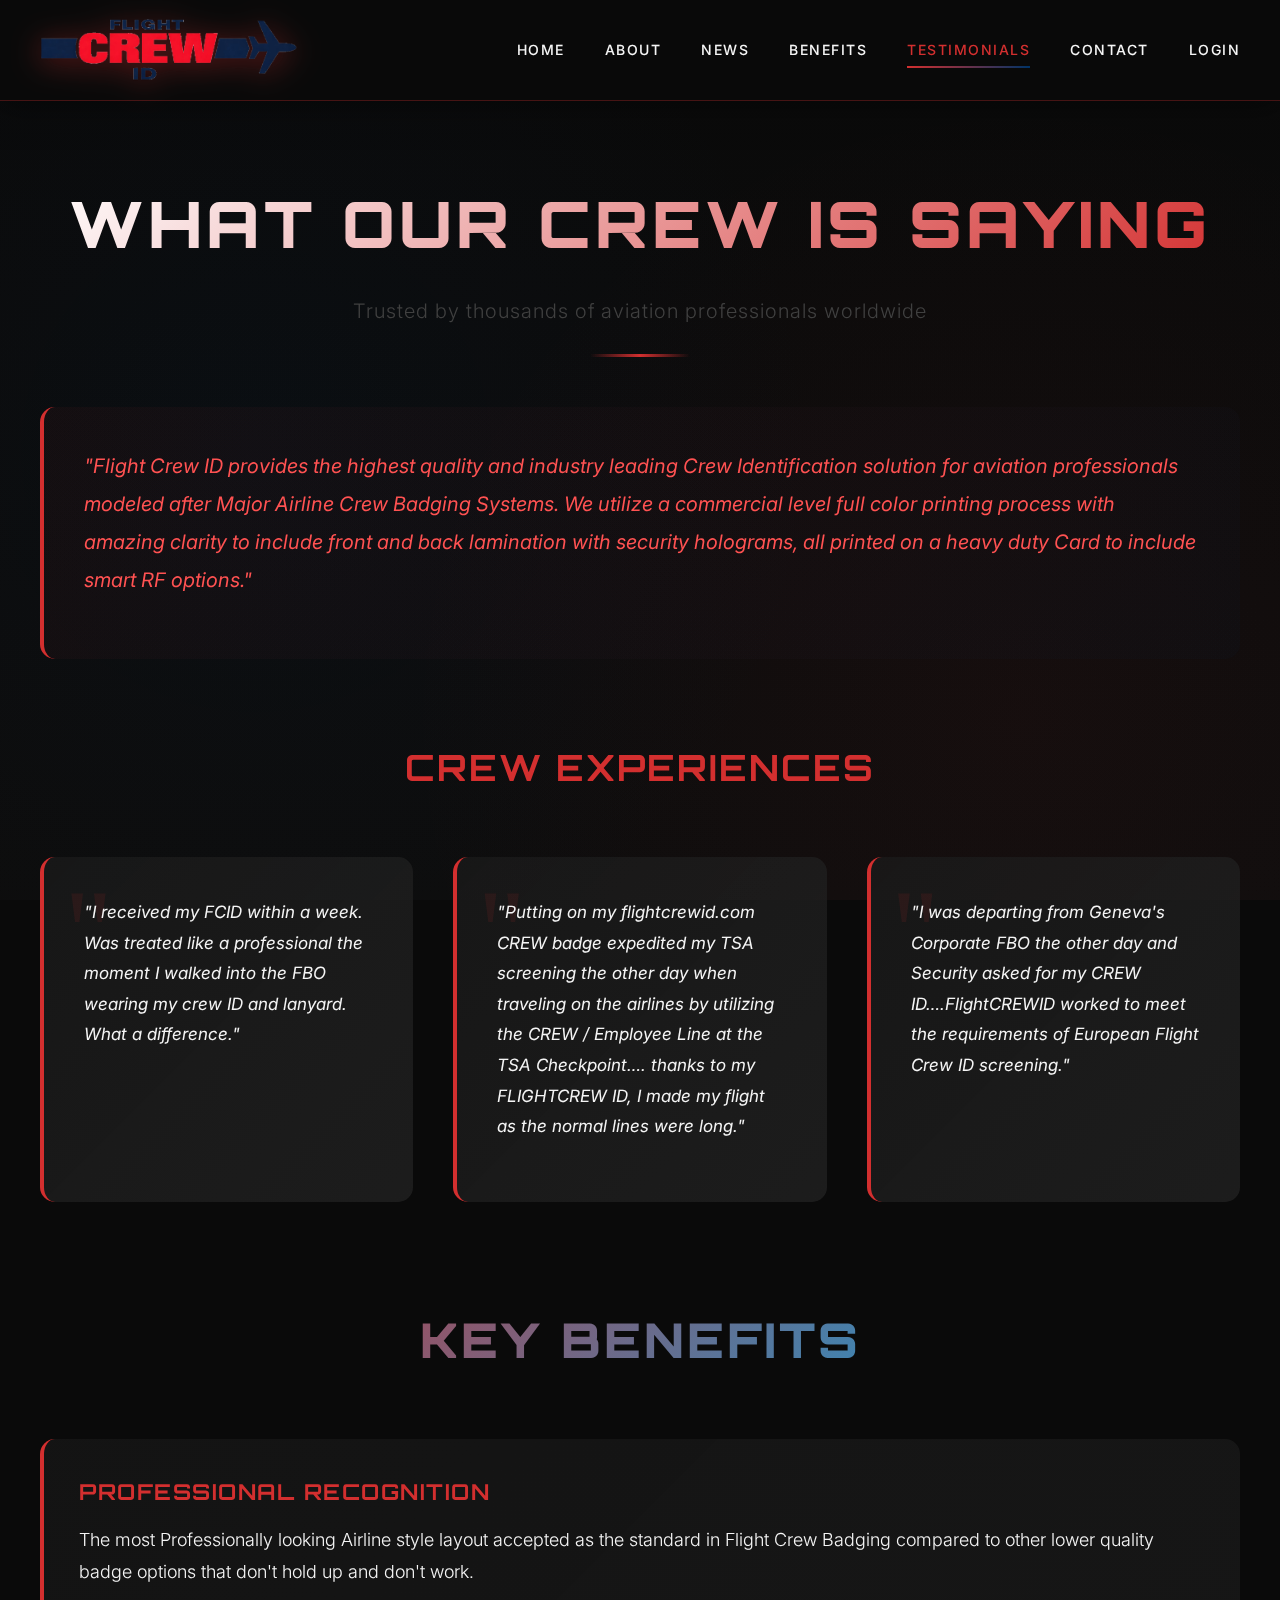
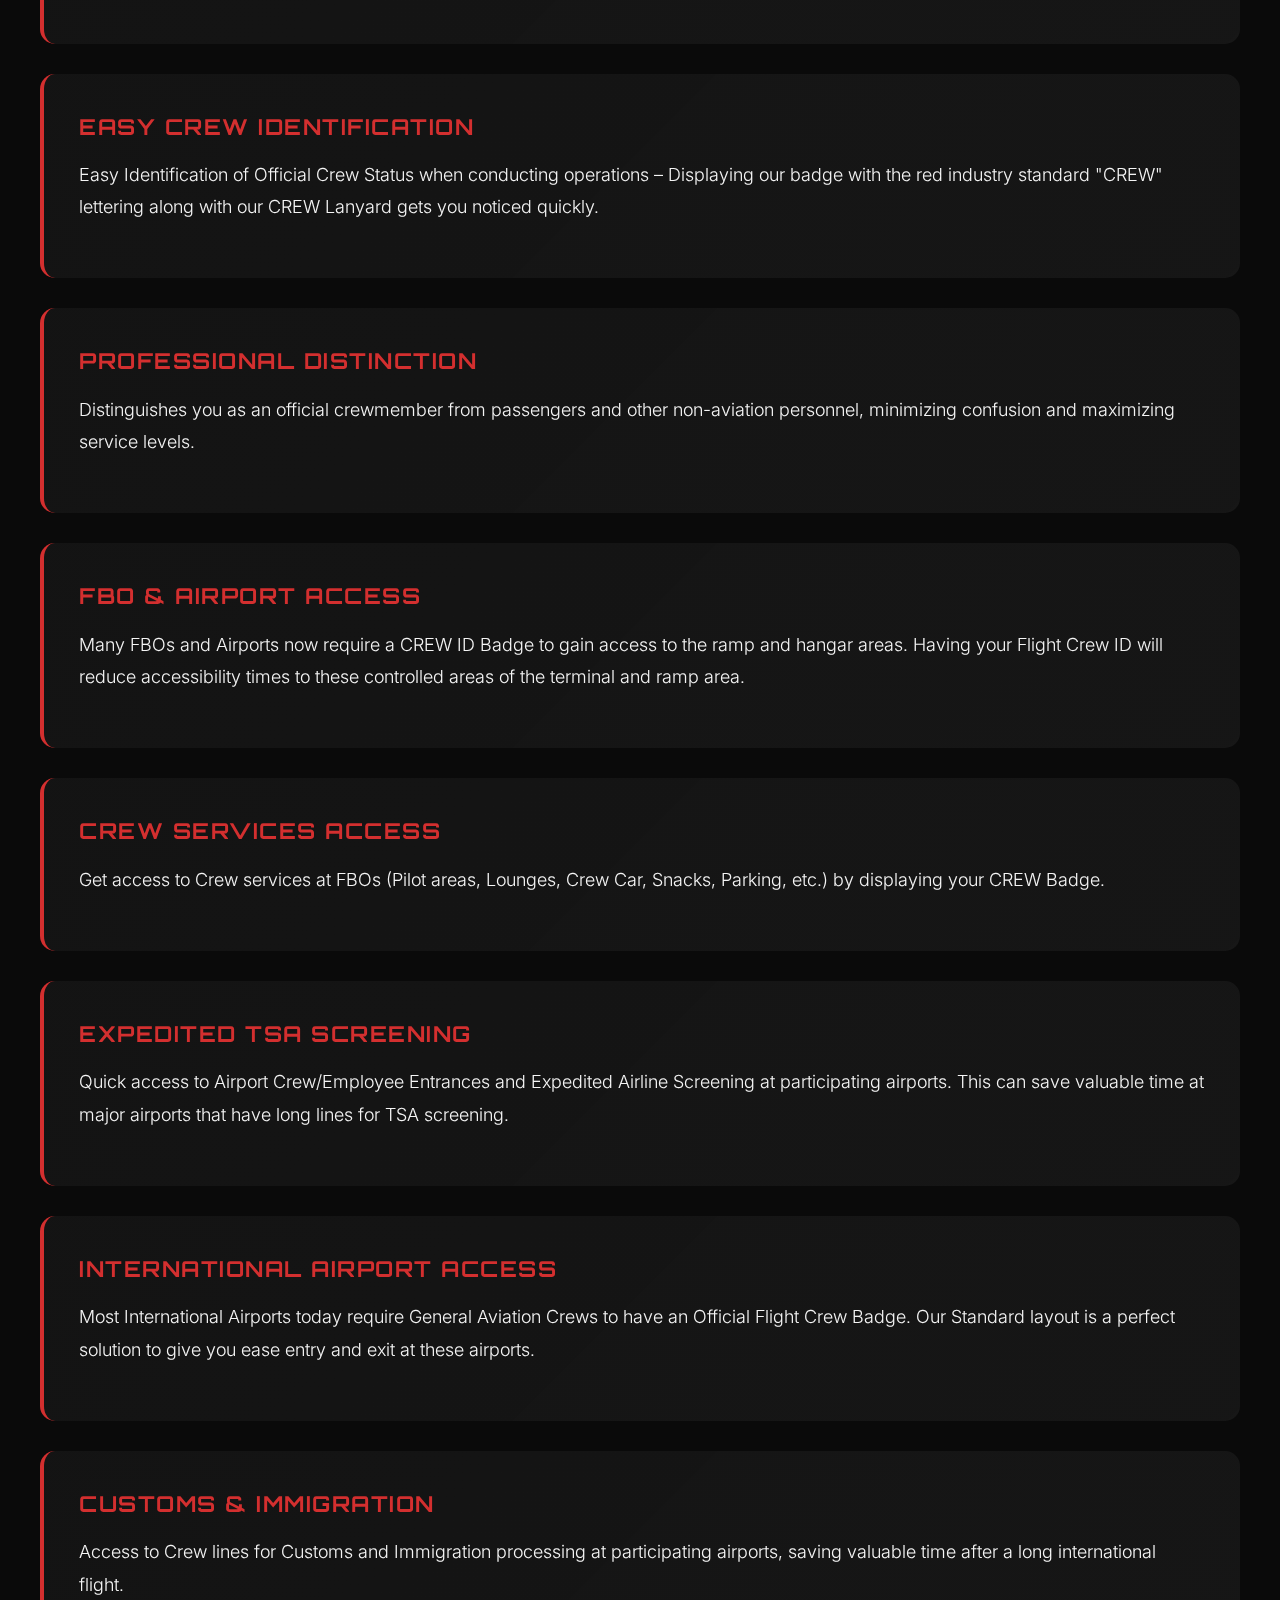
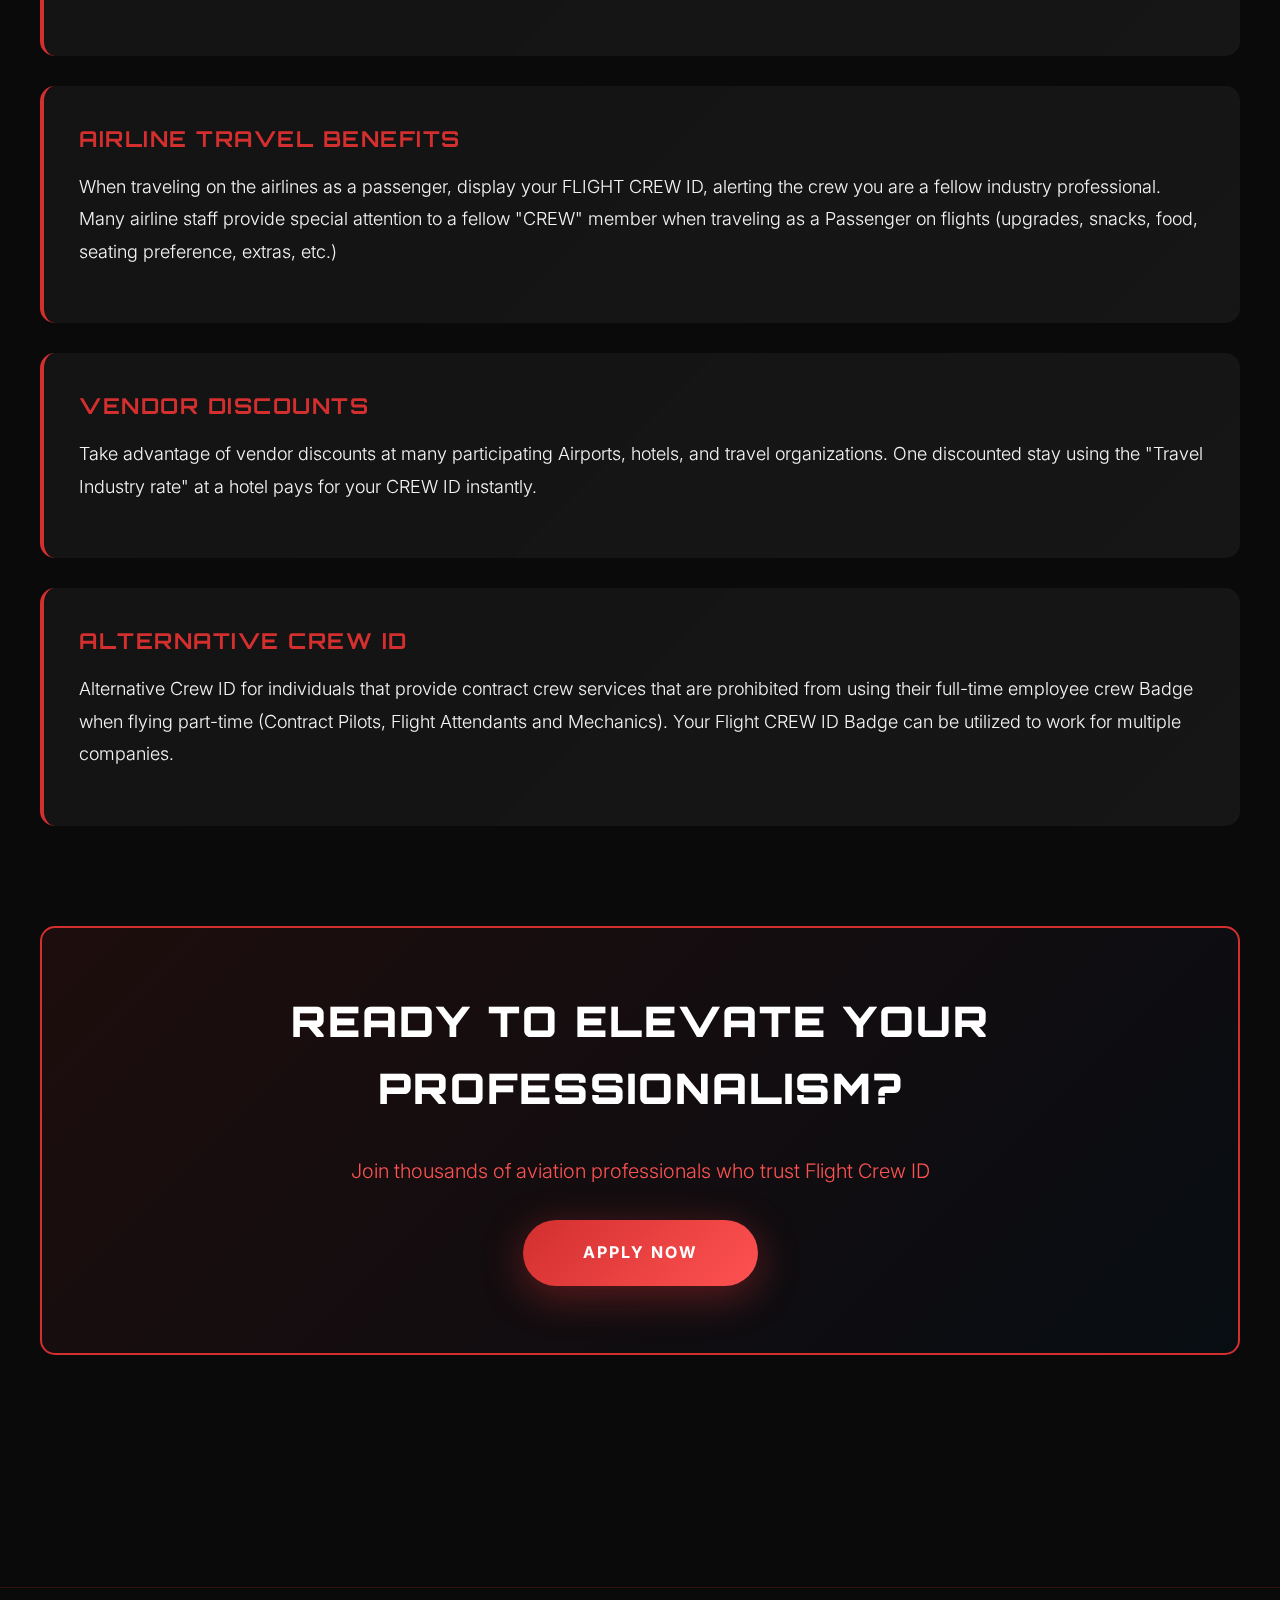
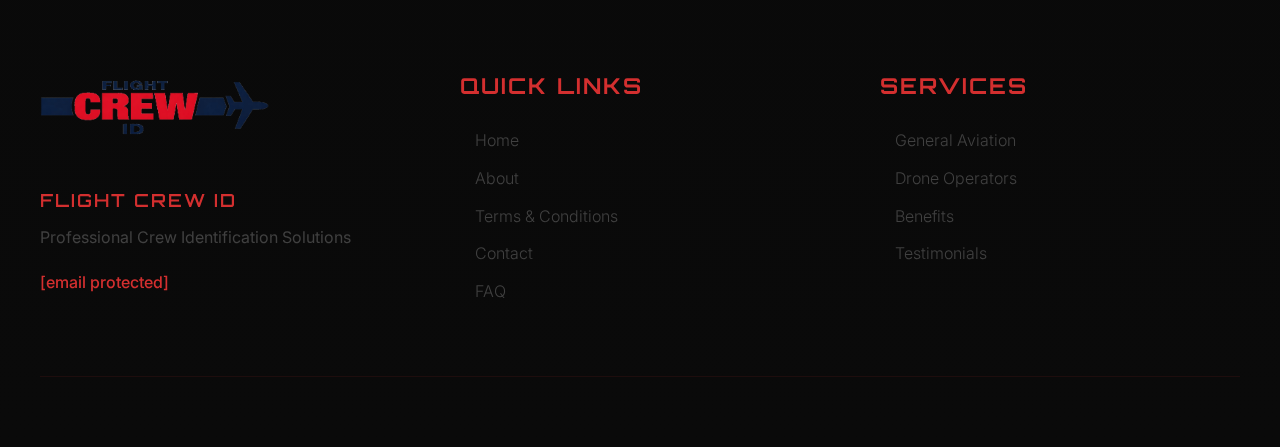
<file: testimonials.html>
<!DOCTYPE html>
<html lang="en">
<head>
    <meta charset="UTF-8">
    <meta name="viewport" content="width=device-width, initial-scale=1.0">
    <title>Testimonials - Flight Crew ID</title>
    <link rel="stylesheet" href="styles.css">
</head>
<body>
    <header>
        <div class="nav-container">
            <a href="index.html" class="logo">
                <img src="logo.png" alt="Flight Crew ID" class="logo-img">
            </a>
            <nav>
                <ul id="nav-menu">
                    <li><a href="index.html">Home</a></li>
                    <li><a href="about.html">About</a></li>
                    <li><a href="news.html">News</a></li>
                    <li><a href="benefits.html">Benefits</a></li>
                    <li><a href="testimonials.html" class="active">Testimonials</a></li>
                    <li><a href="contact.html">Contact</a></li>
                    <li><a href="login.html">Login</a></li>
                </ul>
            </nav>
            <div class="hamburger" id="hamburger">
                <span></span>
                <span></span>
                <span></span>
            </div>
        </div>
    </header>

    <main class="container">
        <div class="page-header">
            <h1>WHAT OUR CREW IS SAYING</h1>
            <p>Trusted by thousands of aviation professionals worldwide</p>
        </div>

        <div class="content-section" style="background: linear-gradient(135deg, rgba(211, 47, 47, 0.05) 0%, rgba(0, 51, 102, 0.05) 100%); border-left: 4px solid var(--red); margin-bottom: 80px;">
            <p style="font-size: 20px; line-height: 1.9; font-style: italic; color: var(--red-light); font-weight: 400;">
                "Flight Crew ID provides the highest quality and industry leading Crew Identification solution for aviation professionals modeled after Major Airline Crew Badging Systems. We utilize a commercial level full color printing process with amazing clarity to include front and back lamination with security holograms, all printed on a heavy duty Card to include smart RF options."
            </p>
        </div>

        <h2 style="font-size: 36px; color: var(--red); margin-bottom: 40px; font-family: var(--font-display); font-weight: 700; letter-spacing: 2px; text-align: center;">CREW EXPERIENCES</h2>

        <div class="testimonial-grid">
            <div class="testimonial-card">
                <p>"I received my FCID within a week. Was treated like a professional the moment I walked into the FBO wearing my crew ID and lanyard. What a difference."</p>
            </div>

            <div class="testimonial-card">
                <p>"Putting on my flightcrewid.com CREW badge expedited my TSA screening the other day when traveling on the airlines by utilizing the CREW / Employee Line at the TSA Checkpoint…. thanks to my FLIGHTCREW ID, I made my flight as the normal lines were long."</p>
            </div>

            <div class="testimonial-card">
                <p>"I was departing from Geneva's Corporate FBO the other day and Security asked for my CREW ID….FlightCREWID worked to meet the requirements of European Flight Crew ID screening."</p>
            </div>
        </div>

        <div class="content-section" style="margin-top: 100px; background: transparent; border: none; padding: 0;">
            <h2 style="font-size: 48px; color: var(--white); margin-bottom: 60px; font-family: var(--font-display); font-weight: 900; letter-spacing: 3px; text-align: center; background: linear-gradient(135deg, var(--red) 0%, var(--accent-cyan) 100%); -webkit-background-clip: text; -webkit-text-fill-color: transparent; background-clip: text;">KEY BENEFITS</h2>
            
            <div style="display: grid; gap: 30px;">
                <div style="background: linear-gradient(135deg, rgba(26, 26, 26, 0.6) 0%, rgba(42, 42, 42, 0.4) 100%); padding: 35px; border-radius: 15px; border-left: 4px solid var(--red); transition: all 0.4s ease;" onmouseover="this.style.borderLeftColor='var(--accent-cyan)'; this.style.transform='translateX(10px)'" onmouseout="this.style.borderLeftColor='var(--red)'; this.style.transform='translateX(0)'">
                    <h3 style="font-size: 22px; margin-bottom: 15px; color: var(--red); font-family: var(--font-display); font-weight: 700; letter-spacing: 1.5px;">PROFESSIONAL RECOGNITION</h3>
                    <p style="color: var(--off-white); line-height: 1.8; font-weight: 300;">The most Professionally looking Airline style layout accepted as the standard in Flight Crew Badging compared to other lower quality badge options that don't hold up and don't work.</p>
                </div>

                <div style="background: linear-gradient(135deg, rgba(26, 26, 26, 0.6) 0%, rgba(42, 42, 42, 0.4) 100%); padding: 35px; border-radius: 15px; border-left: 4px solid var(--red); transition: all 0.4s ease;" onmouseover="this.style.borderLeftColor='var(--accent-cyan)'; this.style.transform='translateX(10px)'" onmouseout="this.style.borderLeftColor='var(--red)'; this.style.transform='translateX(0)'">
                    <h3 style="font-size: 22px; margin-bottom: 15px; color: var(--red); font-family: var(--font-display); font-weight: 700; letter-spacing: 1.5px;">EASY CREW IDENTIFICATION</h3>
                    <p style="color: var(--off-white); line-height: 1.8; font-weight: 300;">Easy Identification of Official Crew Status when conducting operations – Displaying our badge with the red industry standard "CREW" lettering along with our CREW Lanyard gets you noticed quickly.</p>
                </div>

                <div style="background: linear-gradient(135deg, rgba(26, 26, 26, 0.6) 0%, rgba(42, 42, 42, 0.4) 100%); padding: 35px; border-radius: 15px; border-left: 4px solid var(--red); transition: all 0.4s ease;" onmouseover="this.style.borderLeftColor='var(--accent-cyan)'; this.style.transform='translateX(10px)'" onmouseout="this.style.borderLeftColor='var(--red)'; this.style.transform='translateX(0)'">
                    <h3 style="font-size: 22px; margin-bottom: 15px; color: var(--red); font-family: var(--font-display); font-weight: 700; letter-spacing: 1.5px;">PROFESSIONAL DISTINCTION</h3>
                    <p style="color: var(--off-white); line-height: 1.8; font-weight: 300;">Distinguishes you as an official crewmember from passengers and other non-aviation personnel, minimizing confusion and maximizing service levels.</p>
                </div>

                <div style="background: linear-gradient(135deg, rgba(26, 26, 26, 0.6) 0%, rgba(42, 42, 42, 0.4) 100%); padding: 35px; border-radius: 15px; border-left: 4px solid var(--red); transition: all 0.4s ease;" onmouseover="this.style.borderLeftColor='var(--accent-cyan)'; this.style.transform='translateX(10px)'" onmouseout="this.style.borderLeftColor='var(--red)'; this.style.transform='translateX(0)'">
                    <h3 style="font-size: 22px; margin-bottom: 15px; color: var(--red); font-family: var(--font-display); font-weight: 700; letter-spacing: 1.5px;">FBO & AIRPORT ACCESS</h3>
                    <p style="color: var(--off-white); line-height: 1.8; font-weight: 300;">Many FBOs and Airports now require a CREW ID Badge to gain access to the ramp and hangar areas. Having your Flight Crew ID will reduce accessibility times to these controlled areas of the terminal and ramp area.</p>
                </div>

                <div style="background: linear-gradient(135deg, rgba(26, 26, 26, 0.6) 0%, rgba(42, 42, 42, 0.4) 100%); padding: 35px; border-radius: 15px; border-left: 4px solid var(--red); transition: all 0.4s ease;" onmouseover="this.style.borderLeftColor='var(--accent-cyan)'; this.style.transform='translateX(10px)'" onmouseout="this.style.borderLeftColor='var(--red)'; this.style.transform='translateX(0)'">
                    <h3 style="font-size: 22px; margin-bottom: 15px; color: var(--red); font-family: var(--font-display); font-weight: 700; letter-spacing: 1.5px;">CREW SERVICES ACCESS</h3>
                    <p style="color: var(--off-white); line-height: 1.8; font-weight: 300;">Get access to Crew services at FBOs (Pilot areas, Lounges, Crew Car, Snacks, Parking, etc.) by displaying your CREW Badge.</p>
                </div>

                <div style="background: linear-gradient(135deg, rgba(26, 26, 26, 0.6) 0%, rgba(42, 42, 42, 0.4) 100%); padding: 35px; border-radius: 15px; border-left: 4px solid var(--red); transition: all 0.4s ease;" onmouseover="this.style.borderLeftColor='var(--accent-cyan)'; this.style.transform='translateX(10px)'" onmouseout="this.style.borderLeftColor='var(--red)'; this.style.transform='translateX(0)'">
                    <h3 style="font-size: 22px; margin-bottom: 15px; color: var(--red); font-family: var(--font-display); font-weight: 700; letter-spacing: 1.5px;">EXPEDITED TSA SCREENING</h3>
                    <p style="color: var(--off-white); line-height: 1.8; font-weight: 300;">Quick access to Airport Crew/Employee Entrances and Expedited Airline Screening at participating airports. This can save valuable time at major airports that have long lines for TSA screening.</p>
                </div>

                <div style="background: linear-gradient(135deg, rgba(26, 26, 26, 0.6) 0%, rgba(42, 42, 42, 0.4) 100%); padding: 35px; border-radius: 15px; border-left: 4px solid var(--red); transition: all 0.4s ease;" onmouseover="this.style.borderLeftColor='var(--accent-cyan)'; this.style.transform='translateX(10px)'" onmouseout="this.style.borderLeftColor='var(--red)'; this.style.transform='translateX(0)'">
                    <h3 style="font-size: 22px; margin-bottom: 15px; color: var(--red); font-family: var(--font-display); font-weight: 700; letter-spacing: 1.5px;">INTERNATIONAL AIRPORT ACCESS</h3>
                    <p style="color: var(--off-white); line-height: 1.8; font-weight: 300;">Most International Airports today require General Aviation Crews to have an Official Flight Crew Badge. Our Standard layout is a perfect solution to give you ease entry and exit at these airports.</p>
                </div>

                <div style="background: linear-gradient(135deg, rgba(26, 26, 26, 0.6) 0%, rgba(42, 42, 42, 0.4) 100%); padding: 35px; border-radius: 15px; border-left: 4px solid var(--red); transition: all 0.4s ease;" onmouseover="this.style.borderLeftColor='var(--accent-cyan)'; this.style.transform='translateX(10px)'" onmouseout="this.style.borderLeftColor='var(--red)'; this.style.transform='translateX(0)'">
                    <h3 style="font-size: 22px; margin-bottom: 15px; color: var(--red); font-family: var(--font-display); font-weight: 700; letter-spacing: 1.5px;">CUSTOMS & IMMIGRATION</h3>
                    <p style="color: var(--off-white); line-height: 1.8; font-weight: 300;">Access to Crew lines for Customs and Immigration processing at participating airports, saving valuable time after a long international flight.</p>
                </div>

                <div style="background: linear-gradient(135deg, rgba(26, 26, 26, 0.6) 0%, rgba(42, 42, 42, 0.4) 100%); padding: 35px; border-radius: 15px; border-left: 4px solid var(--red); transition: all 0.4s ease;" onmouseover="this.style.borderLeftColor='var(--accent-cyan)'; this.style.transform='translateX(10px)'" onmouseout="this.style.borderLeftColor='var(--red)'; this.style.transform='translateX(0)'">
                    <h3 style="font-size: 22px; margin-bottom: 15px; color: var(--red); font-family: var(--font-display); font-weight: 700; letter-spacing: 1.5px;">AIRLINE TRAVEL BENEFITS</h3>
                    <p style="color: var(--off-white); line-height: 1.8; font-weight: 300;">When traveling on the airlines as a passenger, display your FLIGHT CREW ID, alerting the crew you are a fellow industry professional. Many airline staff provide special attention to a fellow "CREW" member when traveling as a Passenger on flights (upgrades, snacks, food, seating preference, extras, etc.)</p>
                </div>

                <div style="background: linear-gradient(135deg, rgba(26, 26, 26, 0.6) 0%, rgba(42, 42, 42, 0.4) 100%); padding: 35px; border-radius: 15px; border-left: 4px solid var(--red); transition: all 0.4s ease;" onmouseover="this.style.borderLeftColor='var(--accent-cyan)'; this.style.transform='translateX(10px)'" onmouseout="this.style.borderLeftColor='var(--red)'; this.style.transform='translateX(0)'">
                    <h3 style="font-size: 22px; margin-bottom: 15px; color: var(--red); font-family: var(--font-display); font-weight: 700; letter-spacing: 1.5px;">VENDOR DISCOUNTS</h3>
                    <p style="color: var(--off-white); line-height: 1.8; font-weight: 300;">Take advantage of vendor discounts at many participating Airports, hotels, and travel organizations. One discounted stay using the "Travel Industry rate" at a hotel pays for your CREW ID instantly.</p>
                </div>

                <div style="background: linear-gradient(135deg, rgba(26, 26, 26, 0.6) 0%, rgba(42, 42, 42, 0.4) 100%); padding: 35px; border-radius: 15px; border-left: 4px solid var(--red); transition: all 0.4s ease;" onmouseover="this.style.borderLeftColor='var(--accent-cyan)'; this.style.transform='translateX(10px)'" onmouseout="this.style.borderLeftColor='var(--red)'; this.style.transform='translateX(0)'">
                    <h3 style="font-size: 22px; margin-bottom: 15px; color: var(--red); font-family: var(--font-display); font-weight: 700; letter-spacing: 1.5px;">ALTERNATIVE CREW ID</h3>
                    <p style="color: var(--off-white); line-height: 1.8; font-weight: 300;">Alternative Crew ID for individuals that provide contract crew services that are prohibited from using their full-time employee crew Badge when flying part-time (Contract Pilots, Flight Attendants and Mechanics). Your Flight CREW ID Badge can be utilized to work for multiple companies.</p>
                </div>
            </div>
        </div>

        <div class="content-section" style="text-align: center; margin-top: 100px; background: linear-gradient(135deg, rgba(211, 47, 47, 0.1) 0%, rgba(0, 51, 102, 0.1) 100%); border: 2px solid var(--red); padding: 60px;">
            <h2 style="font-size: 42px; margin-bottom: 20px; color: var(--white); font-family: var(--font-display); font-weight: 900;">READY TO ELEVATE YOUR PROFESSIONALISM?</h2>
            <p style="margin: 30px 0; font-size: 20px; color: var(--red-light);">Join thousands of aviation professionals who trust Flight Crew ID</p>
            <a href="application.html" class="btn" style="font-size: 16px; padding: 20px 60px;"><span>Apply Now</span></a>
        </div>
    </main>

    <footer>
        <div class="footer-content">
            <div class="footer-section">
                <div class="footer-logo-text">
                    <img src="logo.png" alt="Flight Crew ID" style="height: 80px; width: auto; margin-bottom: 15px;">
                    <p style="margin-top: 15px; font-size: 18px; font-family: var(--font-display); color: var(--red); font-weight: 600; letter-spacing: 2px;">FLIGHT CREW ID</p>
                    <p style="margin-top: 10px; color: var(--light-gray);">Professional Crew Identification Solutions</p>
                    <p style="margin-top: 20px;"><a href="/cdn-cgi/l/email-protection#a8c1c6cec7e8cec4c1cfc0dccbdacddfc1cc86cbc7c5" style="color: var(--red); text-decoration: none; font-weight: 500;"><span class="__cf_email__" data-cfemail="b3daddd5dcf3d5dfdad4dbc7d0c1d6c4dad79dd0dcde">[email&#160;protected]</span></a></p>
                </div>
            </div>
            
            <div class="footer-section">
                <h3>Quick Links</h3>
                <ul>
                    <li><a href="index.html">Home</a></li>
                    <li><a href="about.html">About</a></li>
                    <li><a href="terms.html">Terms & Conditions</a></li>
                    <li><a href="contact.html">Contact</a></li>
                    <li><a href="faq.html">FAQ</a></li>
                </ul>
            </div>
            
            <div class="footer-section">
                <h3>Services</h3>
                <ul>
                    <li><a href="aviation.html">General Aviation</a></li>
                    <li><a href="drone.html">Drone Operators</a></li>
                    <li><a href="benefits.html">Benefits</a></li>
                    <li><a href="testimonials.html">Testimonials</a></li>
                </ul>
            </div>
        </div>
        
        <div class="footer-bottom">
</file>
<file: styles.css>
@import url('https://fonts.googleapis.com/css2?family=Orbitron:wght@400;500;700;900&family=Inter:wght@300;400;500;600;700&display=swap');

:root {
    /* Flight Crew ID Brand Colors - Navy & Red */
    --black: #0a0a0a;
    --dark-gray: #1a1a1a;
    --medium-gray: #2a2a2a;
    --light-gray: #404040;
    --navy: #003366;
    --navy-light: #004d99;
    --navy-dark: #001f3f;
    --red: #d32f2f;
    --red-light: #ff5252;
    --red-dark: #b71c1c;
    --white: #ffffff;
    --off-white: #f5f5f5;
    --accent-blue: #0066cc;
    --accent-cyan: #00a8e8;
    
    /* Spacing */
    --spacing-xs: 8px;
    --spacing-sm: 16px;
    --spacing-md: 24px;
    --spacing-lg: 48px;
    --spacing-xl: 72px;
    
    /* Typography */
    --font-display: 'Orbitron', sans-serif;
    --font-body: 'Inter', sans-serif;
}

* {
    margin: 0;
    padding: 0;
    box-sizing: border-box;
}

body {
    font-family: var(--font-body);
    line-height: 1.6;
    color: var(--off-white);
    background: var(--black);
    overflow-x: hidden;
}

/* Animated Background */
body::before {
    content: '';
    position: fixed;
    top: 0;
    left: 0;
    width: 100%;
    height: 100%;
    background: 
        radial-gradient(circle at 20% 50%, rgba(0, 51, 102, 0.08) 0%, transparent 50%),
        radial-gradient(circle at 80% 80%, rgba(211, 47, 47, 0.05) 0%, transparent 50%),
        linear-gradient(180deg, var(--black) 0%, #0d0d0d 100%);
    z-index: -1;
    animation: pulse 20s ease-in-out infinite;
}

@keyframes pulse {
    0%, 100% { opacity: 1; }
    50% { opacity: 0.8; }
}

/* Header & Navigation */
header {
    background: rgba(10, 10, 10, 0.95);
    backdrop-filter: blur(20px);
    padding: 0;
    position: sticky;
    top: 0;
    z-index: 1000;
    border-bottom: 1px solid rgba(211, 47, 47, 0.3);
    box-shadow: 0 4px 30px rgba(0, 0, 0, 0.5);
}

.nav-container {
    max-width: 1400px;
    margin: 0 auto;
    display: flex;
    justify-content: space-between;
    align-items: center;
    padding: 5px 40px;
}

.logo {
    display: flex;
    align-items: center;
    text-decoration: none;
    transition: all 0.3s ease;
    padding: 0;
}

.logo-img {
    height: 90px;
    width: auto;
    transition: all 0.3s ease;
    filter: drop-shadow(0 4px 15px rgba(211, 47, 47, 0.4)) brightness(1.1);
}

.logo:hover .logo-img {
    transform: translateY(-2px);
    filter: drop-shadow(0 6px 20px rgba(211, 47, 47, 0.6)) brightness(1.15);
}

nav ul {
    display: flex;
    list-style: none;
    gap: 40px;
}

nav ul li a {
    color: var(--off-white);
    text-decoration: none;
    font-size: 14px;
    text-transform: uppercase;
    font-weight: 500;
    letter-spacing: 1.5px;
    transition: all 0.3s ease;
    padding: 10px 0;
    position: relative;
    font-family: var(--font-body);
}

nav ul li a::after {
    content: '';
    position: absolute;
    bottom: 0;
    left: 0;
    width: 0;
    height: 2px;
    background: linear-gradient(90deg, var(--red), var(--navy));
    transition: width 0.3s ease;
}

nav ul li a:hover::after,
nav ul li a.active::after {
    width: 100%;
}

nav ul li a:hover,
nav ul li a.active {
    color: var(--red);
}

.hamburger {
    display: none;
    flex-direction: column;
    cursor: pointer;
    gap: 6px;
}

.hamburger span {
    width: 28px;
    height: 3px;
    background: var(--red);
    transition: 0.3s;
    box-shadow: 0 0 10px rgba(211, 47, 47, 0.3);
}

/* Hero Slider */
.hero-slider {
    position: relative;
    height: 100vh;
    overflow: hidden;
}

.slide {
    position: absolute;
    width: 100%;
    height: 100%;
    opacity: 0;
    transition: opacity 1.5s ease-in-out;
    background-size: cover;
    background-position: center;
    display: flex;
    align-items: center;
    justify-content: center;
}

.slide.active {
    opacity: 1;
}

.slide-overlay {
    position: absolute;
    top: 0;
    left: 0;
    width: 100%;
    height: 100%;
    background: linear-gradient(135deg, rgba(10, 10, 10, 0.85) 0%, rgba(26, 26, 26, 0.75) 100%);
}

.slide-content {
    position: relative;
    z-index: 2;
    text-align: center;
    color: var(--white);
    max-width: 1000px;
    padding: 40px;
    animation: slideUp 1s ease-out;
}

@keyframes slideUp {
    from {
        opacity: 0;
        transform: translateY(30px);
    }
    to {
        opacity: 1;
        transform: translateY(0);
    }
}

.slide-content h1 {
    font-size: 64px;
    margin-bottom: 15px;
    font-family: var(--font-display);
    font-weight: 300;
    letter-spacing: 4px;
    text-transform: uppercase;
    color: var(--off-white);
    animation: fadeIn 1s ease-out 0.3s both;
}

.slide-content h2 {
    font-size: 96px;
    font-weight: 900;
    margin-bottom: 30px;
    font-family: var(--font-display);
    letter-spacing: 6px;
    background: linear-gradient(135deg, var(--red) 0%, var(--red-light) 50%, var(--navy-light) 100%);
    -webkit-background-clip: text;
    -webkit-text-fill-color: transparent;
    background-clip: text;
    text-shadow: none;
    animation: fadeIn 1s ease-out 0.5s both;
}

.slide-content p {
    font-size: 22px;
    margin-bottom: 40px;
    font-weight: 300;
    letter-spacing: 1px;
    animation: fadeIn 1s ease-out 0.7s both;
}

.slide-subtitle {
    font-size: 28px;
    font-weight: 300;
    letter-spacing: 2px;
    text-transform: uppercase;
}

@keyframes fadeIn {
    from { opacity: 0; }
    to { opacity: 1; }
}

.btn {
    display: inline-block;
    padding: 18px 50px;
    background: linear-gradient(135deg, var(--red) 0%, var(--red-light) 100%);
    color: var(--white);
    text-decoration: none;
    border-radius: 50px;
    font-weight: 700;
    text-transform: uppercase;
    letter-spacing: 2px;
    font-size: 14px;
    transition: all 0.4s ease;
    position: relative;
    overflow: hidden;
    box-shadow: 0 10px 40px rgba(211, 47, 47, 0.4);
    animation: fadeIn 1s ease-out 0.9s both;
}

.btn::before {
    content: '';
    position: absolute;
    top: 0;
    left: -100%;
    width: 100%;
    height: 100%;
    background: linear-gradient(135deg, var(--red-light) 0%, var(--navy) 100%);
    transition: left 0.4s ease;
}

.btn:hover::before {
    left: 0;
}

.btn:hover {
    transform: translateY(-3px);
    box-shadow: 0 15px 50px rgba(211, 47, 47, 0.6);
}

.btn span {
    position: relative;
    z-index: 1;
}

.slider-controls {
    position: absolute;
    bottom: 50px;
    left: 50%;
    transform: translateX(-50%);
    display: flex;
    gap: 15px;
    z-index: 3;
}

.slider-dot {
    width: 14px;
    height: 14px;
    border-radius: 50%;
    background: rgba(245, 245, 245, 0.3);
    cursor: pointer;
    transition: all 0.3s ease;
    border: 2px solid transparent;
}

.slider-dot:hover {
    background: rgba(211, 47, 47, 0.5);
    transform: scale(1.2);
}

.slider-dot.active {
    background: var(--red);
    box-shadow: 0 0 20px rgba(211, 47, 47, 0.6);
    border-color: var(--red-light);
}

/* Alert Banner */
.alert-banner {
    background: linear-gradient(90deg, var(--red-dark) 0%, var(--red) 100%);
    color: var(--white);
    text-align: center;
    padding: 20px;
    font-size: 16px;
    font-weight: 600;
    letter-spacing: 1px;
    text-transform: uppercase;
}

.alert-banner a {
    color: var(--white);
    text-decoration: none;
    border-bottom: 2px solid var(--white);
    transition: all 0.3s ease;
}

.alert-banner a:hover {
    padding-bottom: 3px;
    border-bottom-color: var(--navy-light);
}

/* Main Content */
.container {
    max-width: 1400px;
    margin: 0 auto;
    padding: var(--spacing-xl) 40px;
}

.page-header {
    text-align: center;
    margin-bottom: 80px;
    position: relative;
}

.page-header::after {
    content: '';
    position: absolute;
    bottom: -30px;
    left: 50%;
    transform: translateX(-50%);
    width: 100px;
    height: 3px;
    background: linear-gradient(90deg, transparent, var(--red), transparent);
}

.page-header h1 {
    font-size: 64px;
    color: var(--white);
    margin-bottom: 20px;
    font-family: var(--font-display);
    font-weight: 900;
    letter-spacing: 4px;
    text-transform: uppercase;
    background: linear-gradient(135deg, var(--white) 0%, var(--red) 100%);
    -webkit-background-clip: text;
    -webkit-text-fill-color: transparent;
    background-clip: text;
}

.page-header p {
    font-size: 20px;
    color: var(--light-gray);
    font-weight: 300;
    letter-spacing: 1px;
}

.intro-section {
    text-align: center;
    margin-bottom: 80px;
    padding: 40px;
    background: rgba(26, 26, 26, 0.5);
    border-radius: 20px;
    border: 1px solid rgba(211, 47, 47, 0.1);
}

.intro-section p {
    font-size: 20px;
    line-height: 1.9;
    color: var(--off-white);
    max-width: 1000px;
    margin: 0 auto;
    font-weight: 300;
}

/* Service Cards */
.services {
    display: grid;
    grid-template-columns: repeat(auto-fit, minmax(500px, 1fr));
    gap: 50px;
    margin-top: 80px;
}

.service-card {
    background: linear-gradient(135deg, rgba(26, 26, 26, 0.9) 0%, rgba(42, 42, 42, 0.7) 100%);
    border-radius: 20px;
    overflow: hidden;
    border: 1px solid rgba(211, 47, 47, 0.2);
    transition: all 0.5s cubic-bezier(0.4, 0, 0.2, 1);
    position: relative;
}

.service-card::before {
    content: '';
    position: absolute;
    top: 0;
    left: 0;
    width: 100%;
    height: 100%;
    background: linear-gradient(135deg, rgba(211, 47, 47, 0.1) 0%, transparent 100%);
    opacity: 0;
    transition: opacity 0.5s ease;
}

.service-card:hover::before {
    opacity: 1;
}

.service-card:hover {
    transform: translateY(-15px);
    border-color: var(--red);
    box-shadow: 0 25px 60px rgba(211, 47, 47, 0.3);
}

.service-card img {
    width: 100%;
    height: 350px;
    object-fit: cover;
    filter: grayscale(30%) brightness(0.8);
    transition: all 0.5s ease;
}

.service-card:hover img {
    filter: grayscale(0%) brightness(1);
    transform: scale(1.05);
}

.service-content {
    padding: 40px;
    text-align: center;
}

.service-content h2 {
    font-size: 32px;
    margin-bottom: 20px;
    color: var(--red);
    font-family: var(--font-display);
    font-weight: 700;
    letter-spacing: 2px;
}

.service-content p {
    font-size: 18px;
    color: var(--off-white);
    margin-bottom: 30px;
    line-height: 1.8;
    font-weight: 300;
}

.service-buttons {
    display: flex;
    gap: 20px;
    justify-content: center;
    flex-wrap: wrap;
}

.btn-secondary {
    display: inline-block;
    padding: 14px 35px;
    background: transparent;
    color: var(--red);
    text-decoration: none;
    border-radius: 50px;
    font-weight: 600;
    border: 2px solid var(--red);
    transition: all 0.4s ease;
    text-transform: uppercase;
    letter-spacing: 1.5px;
    font-size: 13px;
}

.btn-secondary:hover {
    background: var(--red);
    color: var(--black);
    transform: translateY(-3px);
    box-shadow: 0 10px 30px rgba(211, 47, 47, 0.3);
}

/* Content Sections */
.content-section {
    margin-bottom: 60px;
    padding: 40px;
    background: rgba(26, 26, 26, 0.4);
    border-radius: 15px;
    border-left: 4px solid var(--red);
}

.content-section h2 {
    font-size: 42px;
    color: var(--red);
    margin-bottom: 25px;
    font-family: var(--font-display);
    font-weight: 700;
    letter-spacing: 2px;
}

.content-section h3 {
    font-size: 24px;
    color: var(--red-light);
    margin-bottom: 15px;
    font-family: var(--font-display);
}

.content-section p {
    font-size: 18px;
    line-height: 1.9;
    color: var(--off-white);
    margin-bottom: 20px;
    font-weight: 300;
}

.content-section ul {
    list-style: none;
    padding-left: 0;
}

.content-section ul li {
    font-size: 18px;
    color: var(--off-white);
    margin-bottom: 15px;
    padding-left: 40px;
    position: relative;
    font-weight: 300;
}

.content-section ul li:before {
    content: "✓";
    color: var(--red);
    font-weight: bold;
    font-size: 20px;
    position: absolute;
    left: 0;
    text-shadow: 0 0 10px rgba(211, 47, 47, 0.5);
}

/* Contact Form */
.contact-form {
    max-width: 700px;
    margin: 0 auto;
}

.form-group {
    margin-bottom: 30px;
}

.form-group label {
    display: block;
    margin-bottom: 10px;
    font-weight: 600;
    color: var(--red);
    text-transform: uppercase;
    letter-spacing: 1px;
    font-size: 13px;
}

.form-group input,
.form-group textarea,
.form-group select {
    width: 100%;
    padding: 16px 20px;
    border: 2px solid rgba(211, 47, 47, 0.3);
    border-radius: 10px;
    font-size: 16px;
    transition: all 0.3s ease;
    background: rgba(26, 26, 26, 0.5);
    color: var(--white);
    font-family: var(--font-body);
}

.form-group input:focus,
.form-group textarea:focus,
.form-group select:focus {
    outline: none;
    border-color: var(--red);
    background: rgba(26, 26, 26, 0.8);
    box-shadow: 0 0 20px rgba(211, 47, 47, 0.2);
}

.form-group textarea {
    min-height: 180px;
    resize: vertical;
}

/* Testimonials */
.testimonial-grid {
    display: grid;
    grid-template-columns: repeat(auto-fit, minmax(350px, 1fr));
    gap: 40px;
    margin-top: 60px;
}

.testimonial-card {
    background: linear-gradient(135deg, rgba(26, 26, 26, 0.8) 0%, rgba(42, 42, 42, 0.6) 100%);
    padding: 40px;
    border-radius: 15px;
    border-left: 4px solid var(--red);
    transition: all 0.4s ease;
    position: relative;
    overflow: hidden;
}

.testimonial-card::before {
    content: '"';
    position: absolute;
    top: -20px;
    left: 20px;
    font-size: 120px;
    color: rgba(211, 47, 47, 0.1);
    font-family: Georgia, serif;
}

.testimonial-card:hover {
    transform: translateY(-5px);
    border-left-color: var(--accent-cyan);
    box-shadow: 0 15px 40px rgba(211, 47, 47, 0.2);
}

.testimonial-card p {
    font-size: 17px;
    font-style: italic;
    color: var(--off-white);
    margin-bottom: 20px;
    line-height: 1.8;
    position: relative;
    z-index: 1;
}

.testimonial-author {
    font-weight: 700;
    color: var(--red);
    font-style: normal;
    font-size: 16px;
    font-family: var(--font-display);
    letter-spacing: 1px;
}

.testimonial-title {
    color: var(--light-gray);
    font-size: 14px;
    margin-top: 5px;
}

/* Footer */
footer {
    background: linear-gradient(180deg, rgba(10, 10, 10, 0.95) 0%, var(--black) 100%);
    color: var(--off-white);
    padding: 80px 40px 40px;
    border-top: 1px solid rgba(211, 47, 47, 0.2);
    margin-top: 100px;
}

.footer-content {
    max-width: 1400px;
    margin: 0 auto;
    display: grid;
    grid-template-columns: repeat(auto-fit, minmax(280px, 1fr));
    gap: 60px;
}

.footer-section h3 {
    margin-bottom: 25px;
    font-size: 22px;
    color: var(--red);
    font-family: var(--font-display);
    font-weight: 700;
    letter-spacing: 2px;
    text-transform: uppercase;
}

.footer-section ul {
    list-style: none;
}

.footer-section ul li {
    margin-bottom: 12px;
}

.footer-section ul li a {
    color: var(--light-gray);
    text-decoration: none;
    transition: all 0.3s ease;
    font-weight: 300;
    position: relative;
    padding-left: 15px;
}

.footer-section ul li a::before {
    content: '→';
    position: absolute;
    left: 0;
    opacity: 0;
    transition: all 0.3s ease;
}

.footer-section ul li a:hover {
    color: var(--red);
    padding-left: 20px;
}

.footer-section ul li a:hover::before {
    opacity: 1;
}

.footer-logo {
    height: 70px;
    margin-bottom: 20px;
}

.footer-bottom {
    text-align: center;
    margin-top: 60px;
    padding-top: 30px;
    border-top: 1px solid rgba(211, 47, 47, 0.1);
    color: var(--light-gray);
    font-size: 14px;
    letter-spacing: 1px;
}

/* Mobile Responsive */
@media (max-width: 968px) {
    .nav-container {
        padding: 20px;
    }

    nav ul {
        position: fixed;
        left: -100%;
        top: 80px;
        flex-direction: column;
        background: rgba(10, 10, 10, 0.98);
        backdrop-filter: blur(20px);
        width: 100%;
        text-align: center;
        transition: 0.4s cubic-bezier(0.4, 0, 0.2, 1);
        padding: 40px 0;
        gap: 0;
        border-top: 1px solid rgba(211, 47, 47, 0.2);
    }

    nav ul.active {
        left: 0;
    }

    nav ul li {
        margin: 20px 0;
    }

    .hamburger {
        display: flex;
    }

    .hero-slider {
        height: 80vh;
    }

    .slide-content h1 {
        font-size: 42px;
    }

    .slide-content h2 {
        font-size: 56px;
    }

    .slide-content p {
        font-size: 18px;
    }

    .services {
        grid-template-columns: 1fr;
    }

    .footer-content {
        grid-template-columns: 1fr;
        gap: 40px;
    }

    .page-header h1 {
        font-size: 42px;
    }

    .container {
        padding: var(--spacing-lg) 20px;
    }

    .testimonial-grid {
        grid-template-columns: 1fr;
    }
}

/* Scroll Animations */
@keyframes fadeInUp {
    from {
        opacity: 0;
        transform: translateY(40px);
    }
    to {
        opacity: 1;
        transform: translateY(0);
    }
}

.service-card,
.content-section,
.testimonial-card {
    animation: fadeInUp 0.8s ease-out both;
}

.service-card:nth-child(1) { animation-delay: 0.1s; }
.service-card:nth-child(2) { animation-delay: 0.2s; }
.service-card:nth-child(3) { animation-delay: 0.3s; }

/* Selection Color */
::selection {
    background: var(--red);
    color: var(--black);
}

/* Scrollbar */
::-webkit-scrollbar {
    width: 12px;
}

::-webkit-scrollbar-track {
    background: var(--dark-gray);
}

::-webkit-scrollbar-thumb {
    background: linear-gradient(180deg, var(--red) 0%, var(--red-dark) 100%);
    border-radius: 10px;
}

::-webkit-scrollbar-thumb:hover {
    background: var(--red-light);
}
</file>
